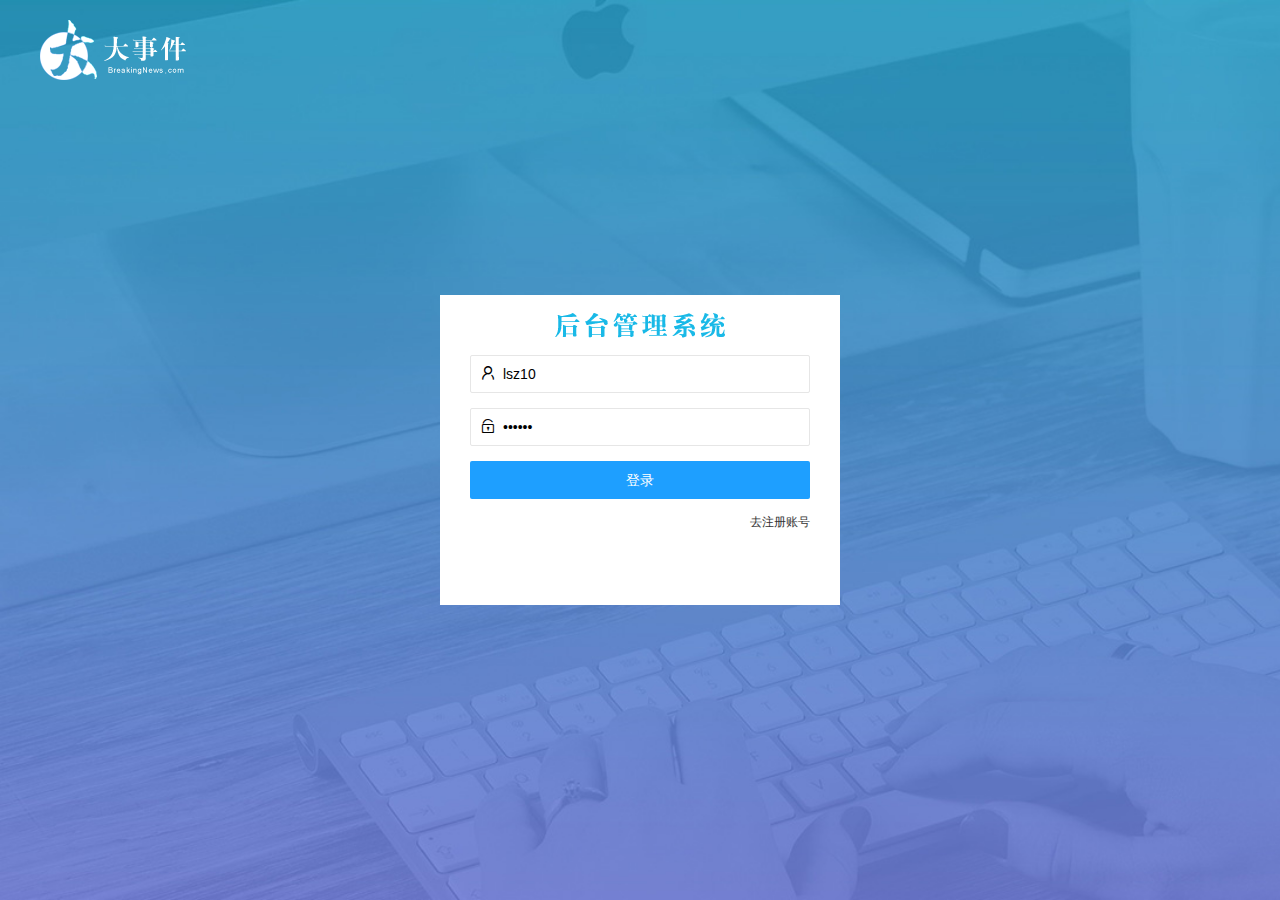
<file: login.html>
<!DOCTYPE html>
<html lang="en">

<head>
    <meta charset="UTF-8">
    <meta http-equiv="X-UA-Compatible" content="IE=edge">
    <meta name="viewport" content="width=device-width, initial-scale=1.0">
    <title>大事件-登录页面</title>
    <link rel="stylesheet" href="/assets/lib/layui/css/layui.css">
    <link rel="stylesheet" href="/assets/css/login.css">
</head>

<body>
    <!-- 顶部logo -->
    <div class="layui-main header">
        <img src="/assets/images/logo.png" alt="">
    </div>
    <!-- 注册和登录区域 -->
    <div class="loginAndRegBox">
        <div class="title-Box"></div>
        <!-- 登录区域 -->
        <!-- 登录的div -->
        <div class="login-box">
            <!-- 登录的表单 -->
            <form class="layui-form" action="" id="form_login">
                <!-- 用户名 -->
                <div class="layui-form-item">
                    <i class="layui-icon layui-icon-username"></i>
                    <input type="text" name="username" required lay-verify="required" placeholder="请输入用户名"
                        autocomplete="off"  value="lsz10" class="layui-input" />
                </div>
                <!-- 密码 -->
                <div class="layui-form-item">
                    <i class="layui-icon layui-icon-password"></i>
                    <input type="password" name="password" required lay-verify="required" placeholder="请输入密码"
                        autocomplete="off" value="123456" class="layui-input" />
                </div>
                <!-- 登录按钮 -->
                <div class="layui-form-item">
                    <!-- 注意：表单提交按钮和普通按钮的区别，就是 lay-submit 属性 -->
                    <button class="layui-btn layui-btn-fluid layui-btn-normal" lay-submit>登录</button>
                </div>
                <div class="layui-form-item links">
                    <a href="javascript:;" id="link_reg">去注册账号</a>
                </div>
            </form>

        </div>
        <!-- 注册区域 -->
        <!-- 注册的div -->
        <div class="reg-box">
            <!-- 注册的表单 -->
            <form class="layui-form" action="" id="form_reg">
                <!-- 用户名 -->
                <div class="layui-form-item">
                    <i class="layui-icon layui-icon-username"></i>
                    <input type="text" name="username" required lay-verify="required" placeholder="请输入用户名"
                        autocomplete="off" class="layui-input" />
                </div>
                <!-- 密码 -->
                <div class="layui-form-item">
                    <i class="layui-icon  layui-icon-password"></i>
                    <input type="password" name="password" required lay-verify="required|pwd" placeholder="请输入密码"
                        autocomplete="off" class="layui-input" />
                </div>
                <!-- 密码确认框 -->
                <div class="layui-form-item">
                    <i class="layui-icon layui-icon-password"></i>
                    <input type="password" name="repassword" required lay-verify="required|pwd|repwd"
                        placeholder="再次确认密码" autocomplete="off" class="layui-input" />
                </div>
                <!-- 注册按钮 -->
                <div class="layui-form-item">
                    <!-- 注意：表单提交按钮和普通按钮的区别，就是 lay-submit 属性 -->
                    <button class="layui-btn layui-btn-fluid layui-btn-normal" lay-submit>注册</button>
                </div>
                <div class="layui-form-item links">
                    <a href="javascript:;" id="link_login">去登录</a>
                </div>
            </form>
        </div>
    </div>
    <script src="/assets/lib/layui/layui.all.js"></script>
    <script src="/assets/lib/jquery.js"></script>
    <script src="/assets/js/login.js"></script>
    <script src="/assets/js/baseAPI.js"></script>
</body>

</html>
</file>
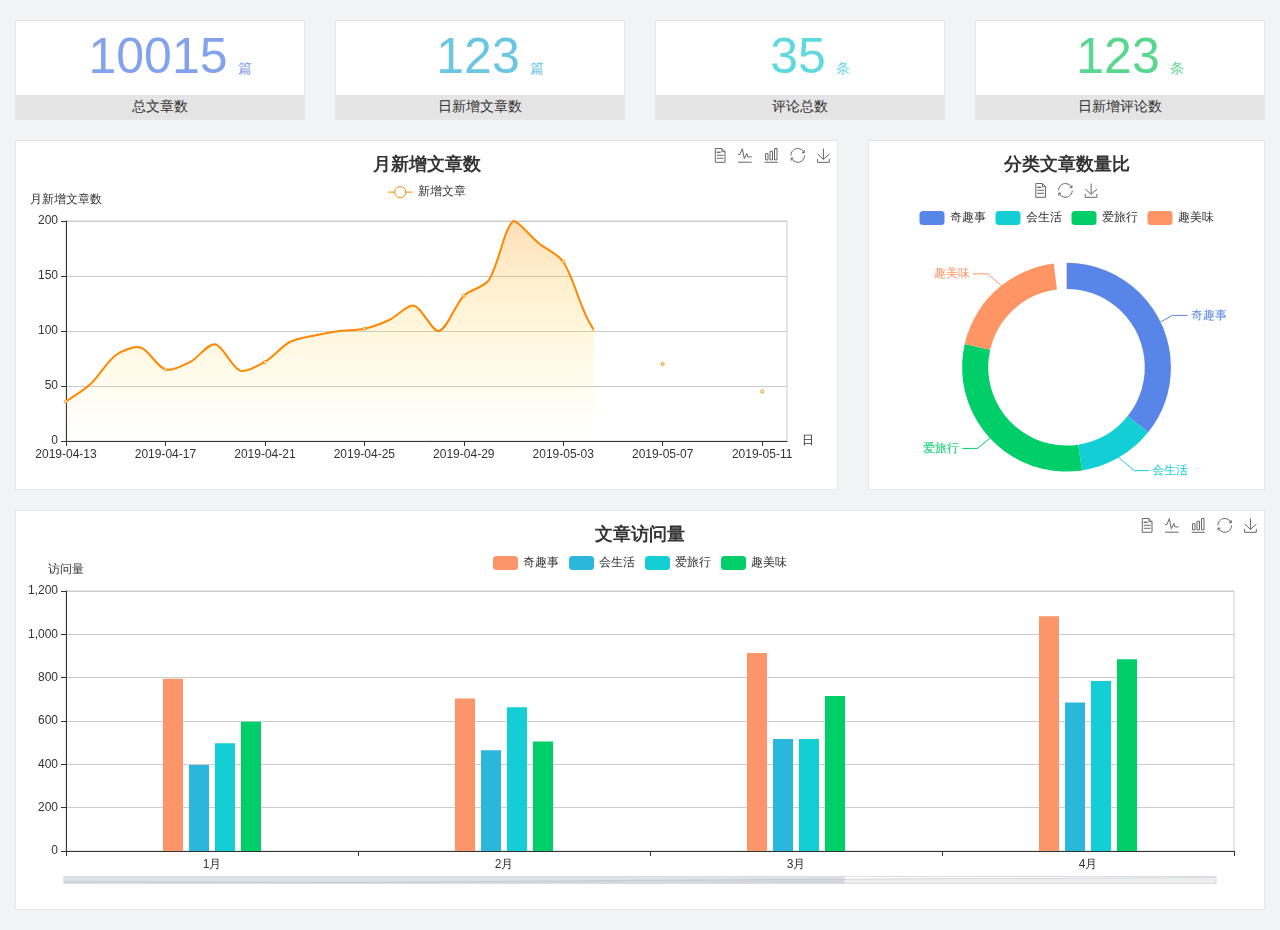
<file: home/dashboard.html>
<!DOCTYPE html>
<html lang="en">

<head>
  <meta charset="UTF-8">
  <meta name="viewport" content="width=device-width, initial-scale=1.0">
  <meta http-equiv="X-UA-Compatible" content="ie=edge">
  <title>图表统计</title>
  <link rel="stylesheet" href="../assets/lib/bootstrap.css" />
  <link rel="stylesheet" href="../assets/lib/main.css" />
  <script src="../assets/lib/jquery.js"></script>
  <script type="text/javascript" src="../assets/lib/echarts.min.js"></script>
</head>

<body>
  <div class="container-fluid">
    <div class="row spannel_list">
      <div class="col-sm-3 col-xs-6">
        <div class="spannel">
          <em>10015</em><span>篇</span>
          <b>总文章数</b>
        </div>
      </div>
      <div class="col-sm-3 col-xs-6">
        <div class="spannel scolor01">
          <em>123</em><span>篇</span>
          <b>日新增文章数</b>
        </div>
      </div>
      <div class="col-sm-3 col-xs-6">
        <div class="spannel scolor02">
          <em>35</em><span>条</span>
          <b>评论总数</b>
        </div>
      </div>
      <div class="col-sm-3 col-xs-6">
        <div class="spannel scolor03">
          <em>123</em><span>条</span>
          <b>日新增评论数</b>
        </div>
      </div>
    </div>
  </div>

  <div class="container-fluid">
    <div class="row curve-pie">
      <div class="col-lg-8 col-md-8">
        <div class="gragh_pannel" id="curve_show"></div>
      </div>
      <div class="col-lg-4 col-md-4">
        <div class="gragh_pannel" id="pie_show"></div>
      </div>
    </div>
  </div>

  <div class="container-fluid">
    <div class="column_pannel" id="column_show"></div>
  </div>

  <script>
    var oChart = echarts.init(document.getElementById('curve_show'));
    var aList_all = [
      { 'count': 36, 'date': '2019-04-13' },
      { 'count': 52, 'date': '2019-04-14' },
      { 'count': 78, 'date': '2019-04-15' },
      { 'count': 85, 'date': '2019-04-16' },
      { 'count': 65, 'date': '2019-04-17' },
      { 'count': 72, 'date': '2019-04-18' },
      { 'count': 88, 'date': '2019-04-19' },
      { 'count': 64, 'date': '2019-04-20' },
      { 'count': 72, 'date': '2019-04-21' },
      { 'count': 90, 'date': '2019-04-22' },
      { 'count': 96, 'date': '2019-04-23' },
      { 'count': 100, 'date': '2019-04-24' },
      { 'count': 102, 'date': '2019-04-25' },
      { 'count': 110, 'date': '2019-04-26' },
      { 'count': 123, 'date': '2019-04-27' },
      { 'count': 100, 'date': '2019-04-28' },
      { 'count': 132, 'date': '2019-04-29' },
      { 'count': 146, 'date': '2019-04-30' },
      { 'count': 200, 'date': '2019-05-01' },
      { 'count': 180, 'date': '2019-05-02' },
      { 'count': 163, 'date': '2019-05-03' },
      { 'count': 110, 'date': '2019-05-04' },
      { 'count': 80, 'date': '2019-05-05' },
      { 'count': 82, 'date': '2019-05-06' },
      { 'count': 70, 'date': '2019-05-07' },
      { 'count': 65, 'date': '2019-05-08' },
      { 'count': 54, 'date': '2019-05-09' },
      { 'count': 40, 'date': '2019-05-10' },
      { 'count': 45, 'date': '2019-05-11' },
      { 'count': 38, 'date': '2019-05-12' },
    ];

    let aCount = [];
    let aDate = [];

    for (var i = 0; i < aList_all.length; i++) {
      aCount.push(aList_all[i].count);
      aDate.push(aList_all[i].date);
    }

    var chartopt = {
      title: {
        text: '月新增文章数',
        left: 'center',
        top: '10'
      },
      tooltip: {
        trigger: 'axis'
      },
      legend: {
        data: ['新增文章'],
        top: '40'
      },
      toolbox: {
        show: true,
        feature: {
          mark: { show: true },
          dataView: { show: true, readOnly: false },
          magicType: { show: true, type: ['line', 'bar'] },
          restore: { show: true },
          saveAsImage: { show: true }
        }
      },
      calculable: true,
      xAxis: [
        {
          name: '日',
          type: 'category',
          boundaryGap: false,
          data: aDate
        }
      ],
      yAxis: [
        {
          name: '月新增文章数',
          type: 'value'
        }
      ],
      series: [
        {
          name: '新增文章',
          type: 'line',
          smooth: true,
          itemStyle: { normal: { areaStyle: { type: 'default' }, color: '#f80' }, lineStyle: { color: '#f80' } },
          data: aCount
        }],
      areaStyle: {
        normal: {
          color: new echarts.graphic.LinearGradient(0, 0, 0, 1, [{
            offset: 0,
            color: 'rgba(255,136,0,0.39)'
          }, {
            offset: .34,
            color: 'rgba(255,180,0,0.25)'
          }, {
            offset: 1,
            color: 'rgba(255,222,0,0.00)'
          }])

        }
      },
      grid: {
        show: true,
        x: 50,
        x2: 50,
        y: 80,
        height: 220
      }
    };

    oChart.setOption(chartopt);


    var oPie = echarts.init(document.getElementById('pie_show'));
    var oPieopt =
    {
      title: {
        top: 10,
        text: '分类文章数量比',
        x: 'center'
      },
      tooltip: {
        trigger: 'item',
        formatter: "{a} <br/>{b} : {c} ({d}%)"
      },
      color: ['#5885e8', '#13cfd5', '#00ce68', '#ff9565'],
      legend: {
        x: 'center',
        top: 65,
        data: ['奇趣事', '会生活', '爱旅行', '趣美味']
      },
      toolbox: {
        show: true,
        x: 'center',
        top: 35,
        feature: {
          mark: { show: true },
          dataView: { show: true, readOnly: false },
          magicType: {
            show: true,
            type: ['pie', 'funnel'],
            option: {
              funnel: {
                x: '25%',
                width: '50%',
                funnelAlign: 'left',
                max: 1548
              }
            }
          },
          restore: { show: true },
          saveAsImage: { show: true }
        }
      },
      calculable: true,
      series: [
        {
          name: '访问来源',
          type: 'pie',
          radius: ['45%', '60%'],
          center: ['50%', '65%'],
          data: [
            { value: 300, name: '奇趣事' },
            { value: 100, name: '会生活' },
            { value: 260, name: '爱旅行' },
            { value: 180, name: '趣美味' }
          ]
        }
      ]
    };
    oPie.setOption(oPieopt);



    var oColumn = this.echarts.init(document.getElementById('column_show'));
    var oColumnopt =
    {
      title: {
        text: '文章访问量',
        left: 'center',
        top: '10'
      },
      tooltip: {
        trigger: 'axis'
      },
      legend: {
        data: ['奇趣事', '会生活', '爱旅行', '趣美味'],
        top: '40'
      },
      toolbox: {
        show: true,
        feature: {
          mark: { show: true },
          dataView: { show: true, readOnly: false },
          magicType: { show: true, type: ['line', 'bar'] },
          restore: { show: true },
          saveAsImage: { show: true }
        }
      },
      calculable: true,
      xAxis: [
        {
          type: 'category',
          data: ['1月', '2月', '3月', '4月', '5月']
        }
      ],
      yAxis: [
        {
          name: '访问量',
          type: 'value'
        }
      ],
      series: [
        {
          name: '奇趣事',
          type: 'bar',
          barWidth: 20,
          itemStyle: {
            normal: { areaStyle: { type: 'default' }, color: '#fd956a' }
          },
          data: [800, 708, 920, 1090, 1200]
        },
        {
          name: '会生活',
          type: 'bar',
          barWidth: 20,
          itemStyle: {
            normal: { areaStyle: { type: 'default' }, color: '#2bb6db' }
          },
          data: [400, 468, 520, 690, 800]
        },
        {
          name: '爱旅行',
          type: 'bar',
          barWidth: 20,
          itemStyle: {
            normal: { areaStyle: { type: 'default' }, color: '#13cfd5' }
          },
          data: [500, 668, 520, 790, 900]
        },
        {
          name: '趣美味',
          type: 'bar',
          barWidth: 20,
          itemStyle: {
            normal: { areaStyle: { type: 'default' }, color: '#00ce68' }
          },
          data: [600, 508, 720, 890, 1000]
        }
      ],
      grid: {
        show: true,
        x: 50,
        x2: 30,
        y: 80,
        height: 260
      },
      dataZoom: [//给x轴设置滚动条
        {
          start: 0,//默认为0
          end: 100 - 1000 / 31,//默认为100
          type: 'slider',
          show: true,
          xAxisIndex: [0],
          handleSize: 0,//滑动条的 左右2个滑动条的大小
          height: 8,//组件高度
          left: 45, //左边的距离
          right: 50,//右边的距离
          bottom: 26,//右边的距离
          handleColor: '#ddd',//h滑动图标的颜色
          handleStyle: {
            borderColor: "#cacaca",
            borderWidth: "1",
            shadowBlur: 2,
            background: "#ddd",
            shadowColor: "#ddd",
          }
        }]
    };
    oColumn.setOption(oColumnopt);
  </script>
</body>

</html>
</file>
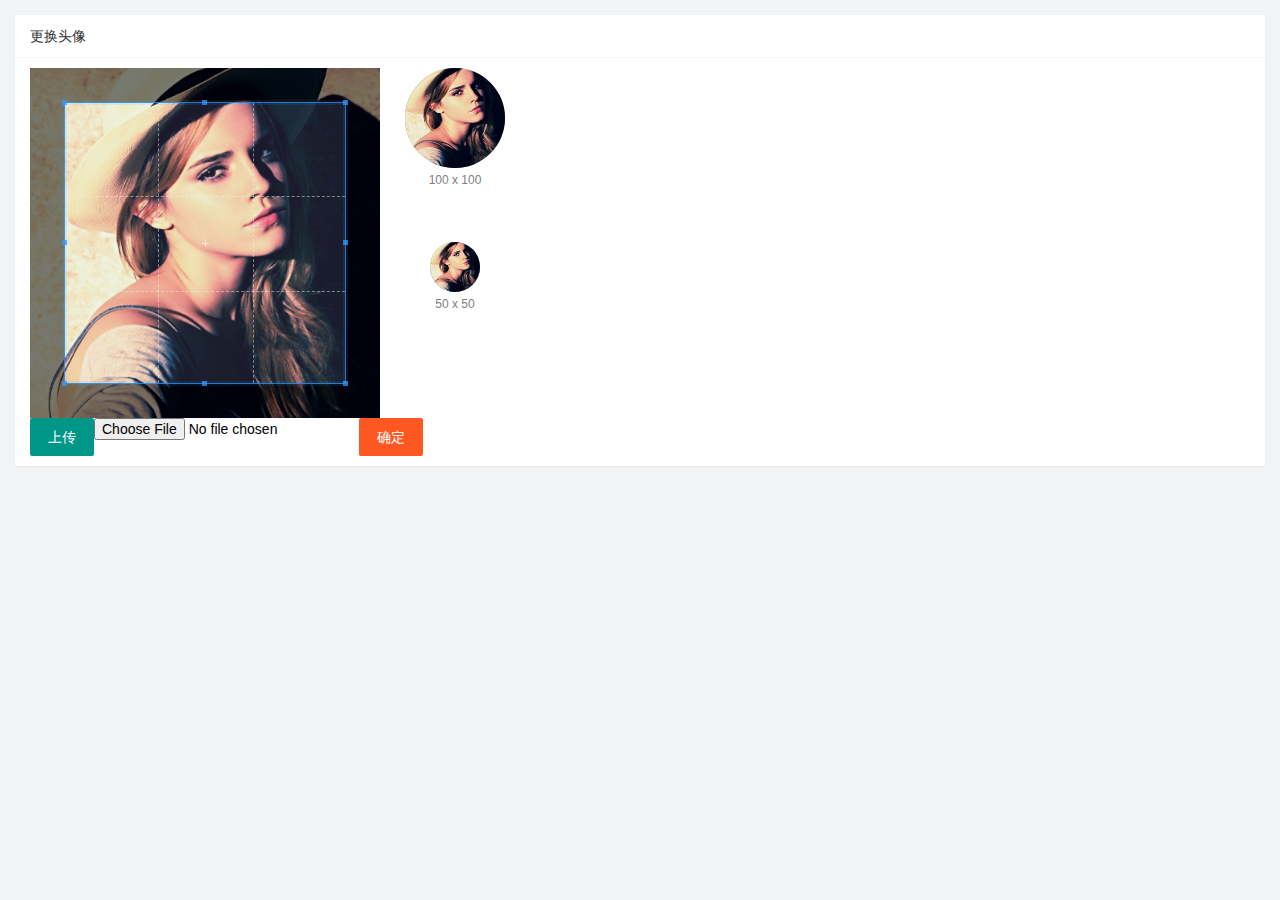
<file: user/user_avatar.html>
<!DOCTYPE html>
<html lang="en">

<head>
  <meta charset="UTF-8">
  <meta http-equiv="X-UA-Compatible" content="IE=edge">
  <meta name="viewport" content="width=device-width, initial-scale=1.0">
  <title>Document</title>
  <link rel="stylesheet" href="/assets/lib/layui/css/layui.css">
  <link rel="stylesheet" href="/assets/lib/cropper/cropper.css">
  <link rel="stylesheet" href="/assets/css/user_avatar.css">
</head>

<body>
  <div class="layui-card">
    <div class="layui-card-header">更换头像</div>
    <div class="layui-card-body">
      <div class="row1">
        <!-- 图片裁剪区域 -->
        <div class="cropper-box">
          <!-- 这个 img 标签很重要，将来会把它初始化为裁剪区域 -->
          <img id="image" src="/assets/images/sample.jpg" />
        </div>
        <!-- 图片的预览区域 -->
        <div class="preview-box">
          <div>
            <!-- 宽高为 100px 的预览区域 -->
            <div class="img-preview w100"></div>
            <p class="size">100 x 100</p>
          </div>
          <div>
            <!-- 宽高为 50px 的预览区域 -->
            <div class="img-preview w50"></div>
            <p class="size">50 x 50</p>
          </div>
        </div>
      </div>
      <div class="row1">
        <button type="button" class="layui-btn" id="btnChooseImage">上传</button>
        <input type="file" id="file" accept="image/png,image/jpeg" />
        <button type="button" class="layui-btn layui-btn-danger">确定</button>
      </div>
    </div>
  </div>
  <script src="/assets/lib/layui/layui.all.js"></script>
  <script src="/assets/lib/jquery.js"></script>
  <script src="/assets/lib/cropper/Cropper.js"></script>
  <script src="/assets/lib/cropper/jquery-cropper.js"></script>
  <script src="/assets/js/baseAPI.js"></script>
  <script src="/assets/js/user/user_avatar.js"></script>



</body>

</html>
</file>
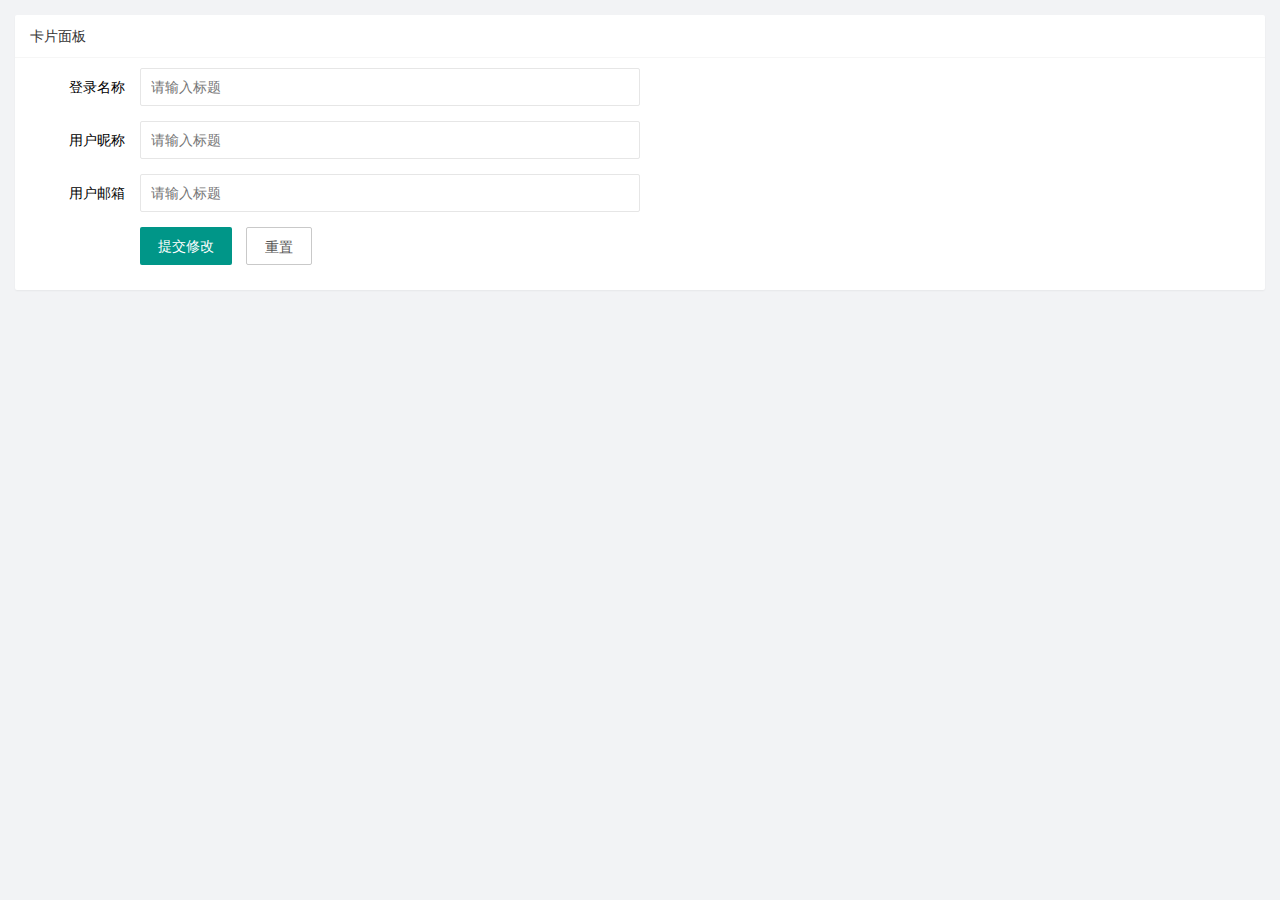
<file: user/user_info.html>
<!DOCTYPE html>
<html lang="en">

<head>
  <meta charset="UTF-8">
  <meta http-equiv="X-UA-Compatible" content="IE=edge">
  <meta name="viewport" content="width=device-width, initial-scale=1.0">
  <title>Document</title>
  <link rel="stylesheet" href="/assets/lib/layui/css/layui.css">

  <link rel="stylesheet" href="/assets/css/user_info.css">
</head>

<body>
  <div class="layui-card">
    <div class="layui-card-header">卡片面板</div>
    <div class="layui-card-body">
      <form class="layui-form" action="" lay-filter="formUserInfo">
        <!-- 登录名称 -->
        <!-- 隐藏域 -->
        <input type="hidden" name="id" value="" />
        <div class="layui-form-item">
          <label class="layui-form-label" >登录名称</label>
          <div class="layui-input-block">
            <input type="text" name="username" required lay-verify="required" placeholder="请输入标题" autocomplete="off"
              class="layui-input">
          </div>
        </div>
        <!-- 用户昵称 -->
        <div class="layui-form-item">
          <label class="layui-form-label">用户昵称</label>
          <div class="layui-input-block">
            <input type="text" name="nickname" required lay-verify="required|nickname" placeholder="请输入标题"
              autocomplete="off" class="layui-input">
          </div>
        </div>
        <!-- 用户邮箱 -->
        <div class="layui-form-item">
          <label class="layui-form-label">用户邮箱</label>
          <div class="layui-input-block">
            <input type="text" name="useremaill" required lay-verify="required" placeholder="请输入标题" autocomplete="off"
              class="layui-input">
          </div>
        </div>
        <div class="layui-form-item">
          <div class="layui-input-block">
            <button class="layui-btn" lay-submit lay-filter="formDemo">提交修改</button>
            <button type="reset" class="layui-btn layui-btn-primary" id="btnReset">重置</button>
          </div>
        </div>
      </form>
    </div>
  </div>
  <script src="/assets/lib/layui/layui.all.js"></script>
  <script src="/assets/lib/jquery.js"></script>
  <script src="/assets/js/baseAPI.js"></script>
  <script src="/assets/js/user/user_info.js"></script>
  


</body>

</html>
</file>
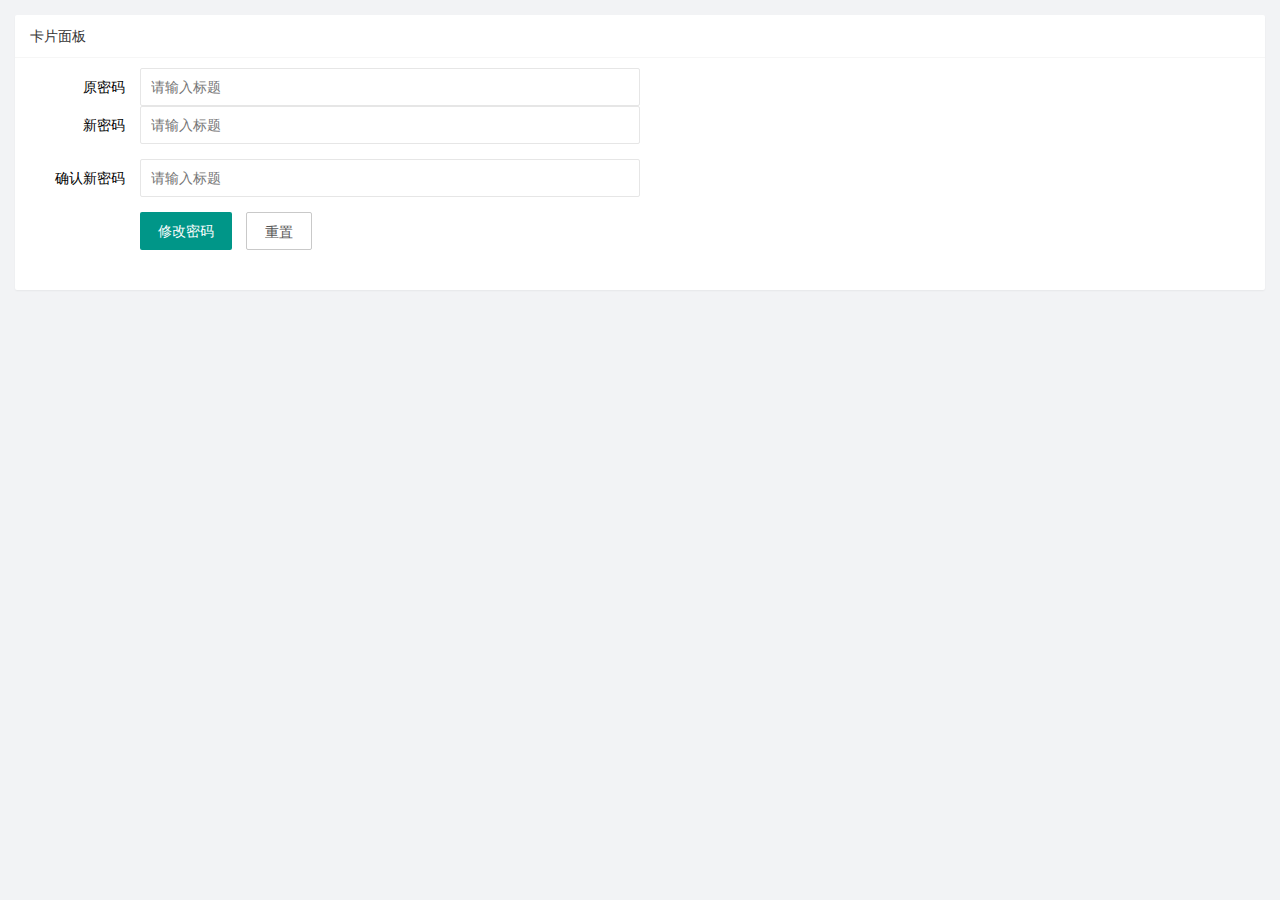
<file: user/user_pwd.html>
<!DOCTYPE html>
<html lang="en">

<head>
  <meta charset="UTF-8">
  <meta http-equiv="X-UA-Compatible" content="IE=edge">
  <meta name="viewport" content="width=device-width, initial-scale=1.0">
  <title>Document</title>
  <link rel="stylesheet" href="/assets/lib/layui/css/layui.css">

  <link rel="stylesheet" href="/assets/css/user_pwd.css">
</head>

<body>
  <div class="layui-card">
    <div class="layui-card-header">卡片面板</div>
    <div class="layui-card-body">
      <form class="layui-form" action="">
        <div class="layui-form-item">
          <label class="layui-form-label">原密码</label>
          <div class="layui-input-block">
            <input type="text" name="oldPwd" required lay-verify="required|pwd" placeholder="请输入标题" autocomplete="off"
              class="layui-input">
          </div>
          <div class="layui-form-item">
            <label class="layui-form-label">新密码</label>
            <div class="layui-input-block">
              <input type="text" name="newPwd" required  lay-verify="required|pwd|samePwd" placeholder="请输入标题" autocomplete="off" class="layui-input">
            </div>
          </div>
          <div class="layui-form-item">
            <label class="layui-form-label">确认新密码</label>
            <div class="layui-input-block">
              <input type="text" name="rePwd" required  lay-verify="required|pwd|rePwd" placeholder="请输入标题" autocomplete="off" class="layui-input">
            </div>
          </div>
          <div class="layui-form-item">
            <div class="layui-input-block">
              <button class="layui-btn" lay-submit lay-filter="formDemo">修改密码</button>
              <button type="reset" class="layui-btn layui-btn-primary">重置</button>
            </div>
          </div>
      </form>
    </div>
  </div>
  <script src="/assets/lib/layui/layui.all.js"></script>
  <script src="/assets/lib/jquery.js"></script>
  <script src="/assets/js/baseAPI.js"></script>
  <script src="/assets/js/user/user_pwd.js"></script>



</body>

</html>
</file>
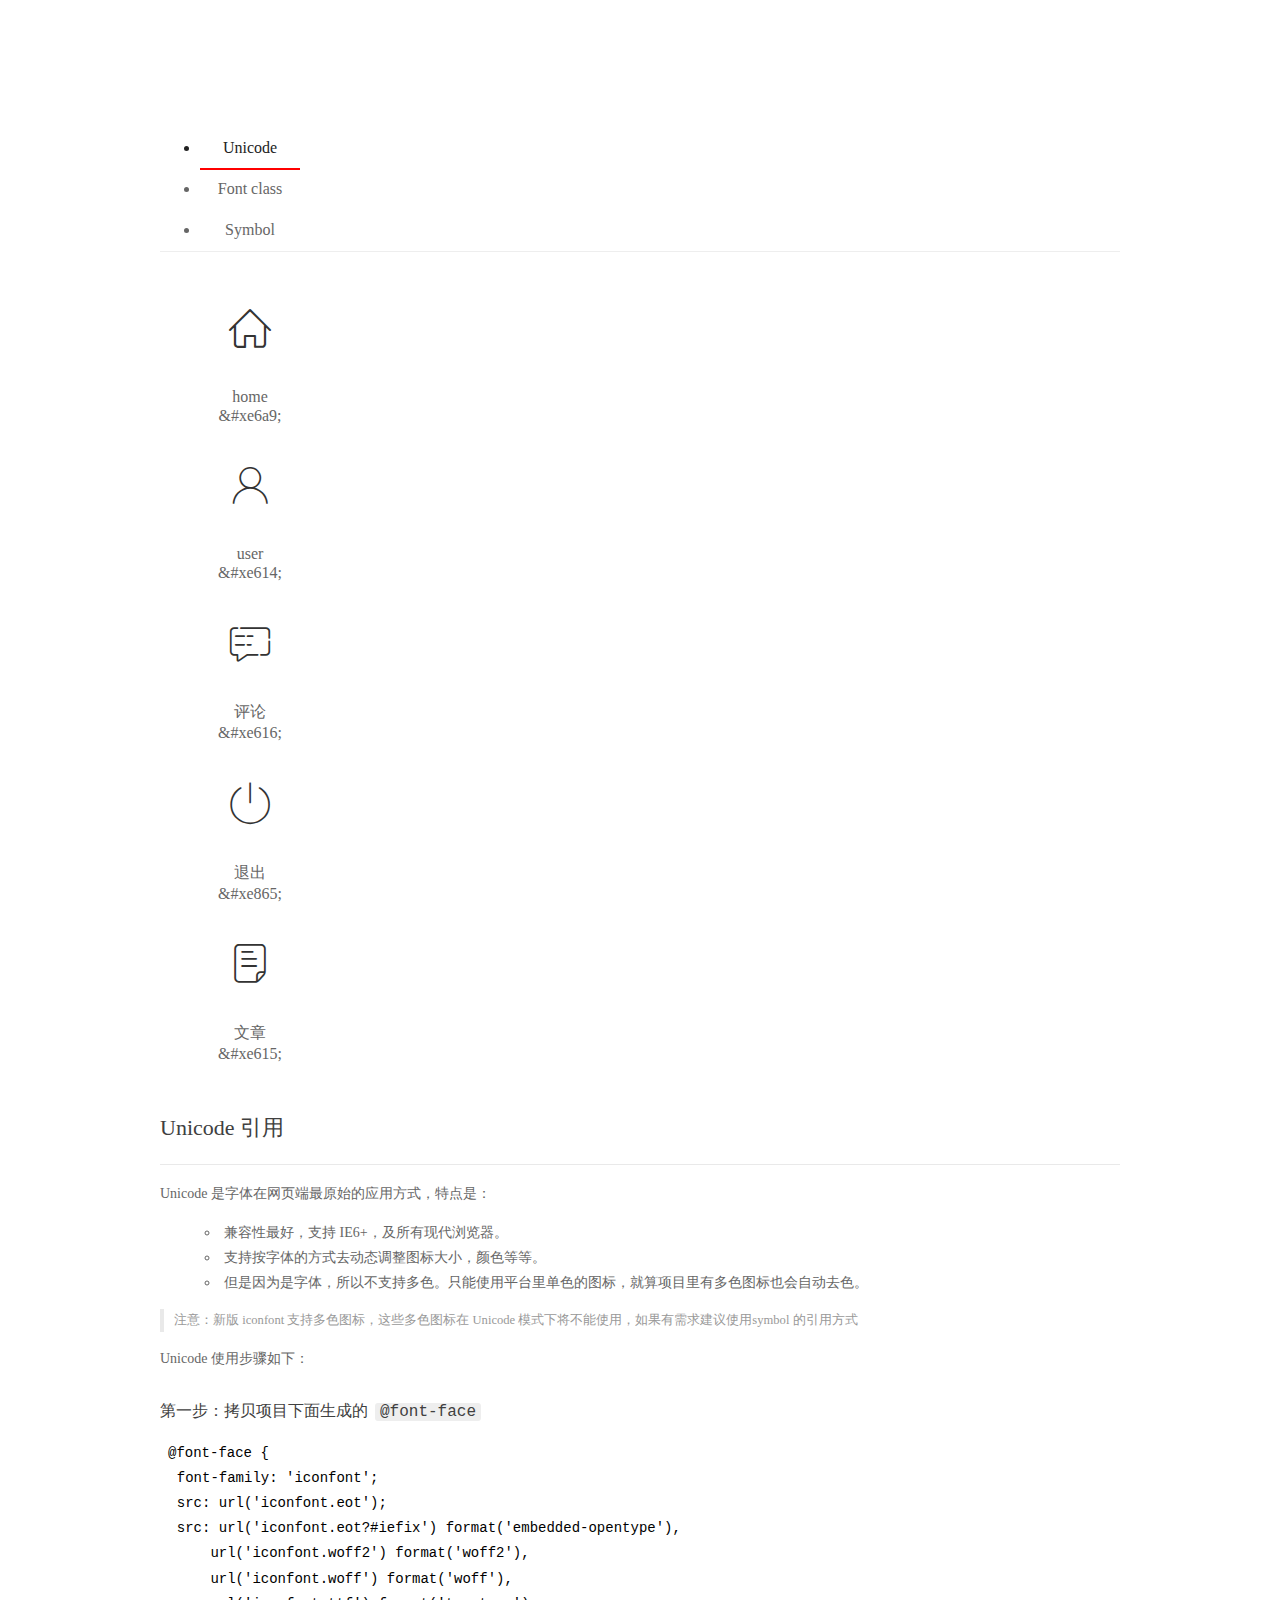
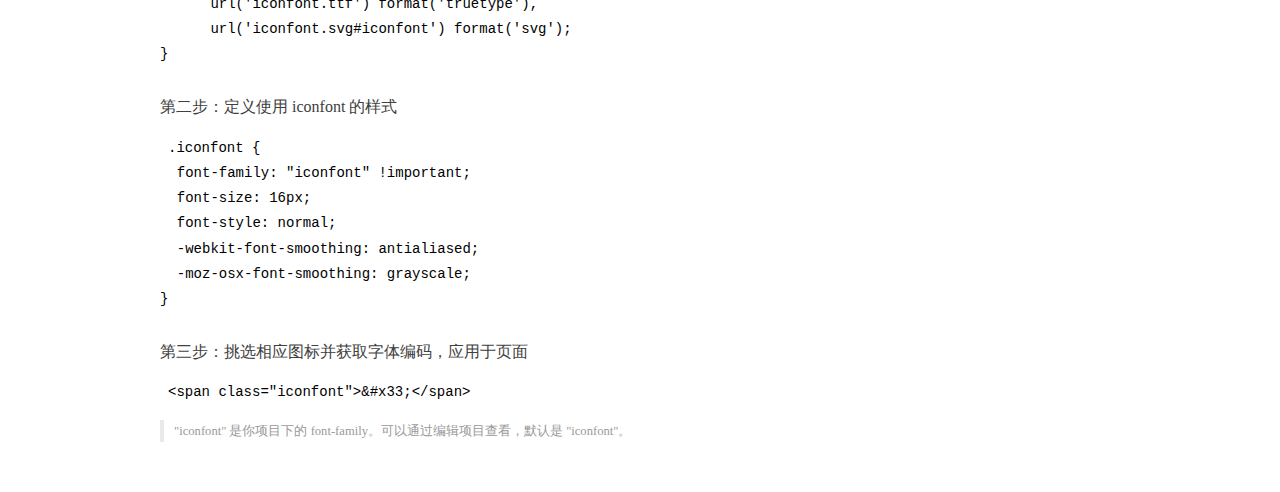
<file: assets/fonts/demo_index.html>
<!DOCTYPE html>
<html>
<head>
  <meta charset="utf-8"/>
  <title>IconFont Demo</title>
  <link rel="shortcut icon" href="https://gtms04.alicdn.com/tps/i4/TB1_oz6GVXXXXaFXpXXJDFnIXXX-64-64.ico" type="image/x-icon"/>
  <link rel="stylesheet" href="https://g.alicdn.com/thx/cube/1.3.2/cube.min.css">
  <link rel="stylesheet" href="demo.css">
  <link rel="stylesheet" href="iconfont.css">
  <script src="iconfont.js"></script>
  <!-- jQuery -->
  <script src="https://a1.alicdn.com/oss/uploads/2018/12/26/7bfddb60-08e8-11e9-9b04-53e73bb6408b.js"></script>
  <!-- 代码高亮 -->
  <script src="https://a1.alicdn.com/oss/uploads/2018/12/26/a3f714d0-08e6-11e9-8a15-ebf944d7534c.js"></script>
</head>
<body>
  <div class="main">
    <h1 class="logo"><a href="https://www.iconfont.cn/" title="iconfont 首页" target="_blank">&#xe86b;</a></h1>
    <div class="nav-tabs">
      <ul id="tabs" class="dib-box">
        <li class="dib active"><span>Unicode</span></li>
        <li class="dib"><span>Font class</span></li>
        <li class="dib"><span>Symbol</span></li>
      </ul>
      
    </div>
    <div class="tab-container">
      <div class="content unicode" style="display: block;">
          <ul class="icon_lists dib-box">
          
            <li class="dib">
              <span class="icon iconfont">&#xe6a9;</span>
                <div class="name">home</div>
                <div class="code-name">&amp;#xe6a9;</div>
              </li>
          
            <li class="dib">
              <span class="icon iconfont">&#xe614;</span>
                <div class="name">user</div>
                <div class="code-name">&amp;#xe614;</div>
              </li>
          
            <li class="dib">
              <span class="icon iconfont">&#xe616;</span>
                <div class="name">评论</div>
                <div class="code-name">&amp;#xe616;</div>
              </li>
          
            <li class="dib">
              <span class="icon iconfont">&#xe865;</span>
                <div class="name">退出</div>
                <div class="code-name">&amp;#xe865;</div>
              </li>
          
            <li class="dib">
              <span class="icon iconfont">&#xe615;</span>
                <div class="name">文章</div>
                <div class="code-name">&amp;#xe615;</div>
              </li>
          
          </ul>
          <div class="article markdown">
          <h2 id="unicode-">Unicode 引用</h2>
          <hr>

          <p>Unicode 是字体在网页端最原始的应用方式，特点是：</p>
          <ul>
            <li>兼容性最好，支持 IE6+，及所有现代浏览器。</li>
            <li>支持按字体的方式去动态调整图标大小，颜色等等。</li>
            <li>但是因为是字体，所以不支持多色。只能使用平台里单色的图标，就算项目里有多色图标也会自动去色。</li>
          </ul>
          <blockquote>
            <p>注意：新版 iconfont 支持多色图标，这些多色图标在 Unicode 模式下将不能使用，如果有需求建议使用symbol 的引用方式</p>
          </blockquote>
          <p>Unicode 使用步骤如下：</p>
          <h3 id="-font-face">第一步：拷贝项目下面生成的 <code>@font-face</code></h3>
<pre><code class="language-css"
>@font-face {
  font-family: 'iconfont';
  src: url('iconfont.eot');
  src: url('iconfont.eot?#iefix') format('embedded-opentype'),
      url('iconfont.woff2') format('woff2'),
      url('iconfont.woff') format('woff'),
      url('iconfont.ttf') format('truetype'),
      url('iconfont.svg#iconfont') format('svg');
}
</code></pre>
          <h3 id="-iconfont-">第二步：定义使用 iconfont 的样式</h3>
<pre><code class="language-css"
>.iconfont {
  font-family: "iconfont" !important;
  font-size: 16px;
  font-style: normal;
  -webkit-font-smoothing: antialiased;
  -moz-osx-font-smoothing: grayscale;
}
</code></pre>
          <h3 id="-">第三步：挑选相应图标并获取字体编码，应用于页面</h3>
<pre>
<code class="language-html"
>&lt;span class="iconfont"&gt;&amp;#x33;&lt;/span&gt;
</code></pre>
          <blockquote>
            <p>"iconfont" 是你项目下的 font-family。可以通过编辑项目查看，默认是 "iconfont"。</p>
          </blockquote>
          </div>
      </div>
      <div class="content font-class">
        <ul class="icon_lists dib-box">
          
          <li class="dib">
            <span class="icon iconfont icon-home"></span>
            <div class="name">
              home
            </div>
            <div class="code-name">.icon-home
            </div>
          </li>
          
          <li class="dib">
            <span class="icon iconfont icon-user"></span>
            <div class="name">
              user
            </div>
            <div class="code-name">.icon-user
            </div>
          </li>
          
          <li class="dib">
            <span class="icon iconfont icon-pinglun"></span>
            <div class="name">
              评论
            </div>
            <div class="code-name">.icon-pinglun
            </div>
          </li>
          
          <li class="dib">
            <span class="icon iconfont icon-tuichu"></span>
            <div class="name">
              退出
            </div>
            <div class="code-name">.icon-tuichu
            </div>
          </li>
          
          <li class="dib">
            <span class="icon iconfont icon-16"></span>
            <div class="name">
              文章
            </div>
            <div class="code-name">.icon-16
            </div>
          </li>
          
        </ul>
        <div class="article markdown">
        <h2 id="font-class-">font-class 引用</h2>
        <hr>

        <p>font-class 是 Unicode 使用方式的一种变种，主要是解决 Unicode 书写不直观，语意不明确的问题。</p>
        <p>与 Unicode 使用方式相比，具有如下特点：</p>
        <ul>
          <li>兼容性良好，支持 IE8+，及所有现代浏览器。</li>
          <li>相比于 Unicode 语意明确，书写更直观。可以很容易分辨这个 icon 是什么。</li>
          <li>因为使用 class 来定义图标，所以当要替换图标时，只需要修改 class 里面的 Unicode 引用。</li>
          <li>不过因为本质上还是使用的字体，所以多色图标还是不支持的。</li>
        </ul>
        <p>使用步骤如下：</p>
        <h3 id="-fontclass-">第一步：引入项目下面生成的 fontclass 代码：</h3>
<pre><code class="language-html">&lt;link rel="stylesheet" href="./iconfont.css"&gt;
</code></pre>
        <h3 id="-">第二步：挑选相应图标并获取类名，应用于页面：</h3>
<pre><code class="language-html">&lt;span class="iconfont icon-xxx"&gt;&lt;/span&gt;
</code></pre>
        <blockquote>
          <p>"
            iconfont" 是你项目下的 font-family。可以通过编辑项目查看，默认是 "iconfont"。</p>
        </blockquote>
      </div>
      </div>
      <div class="content symbol">
          <ul class="icon_lists dib-box">
          
            <li class="dib">
                <svg class="icon svg-icon" aria-hidden="true">
                  <use xlink:href="#icon-home"></use>
                </svg>
                <div class="name">home</div>
                <div class="code-name">#icon-home</div>
            </li>
          
            <li class="dib">
                <svg class="icon svg-icon" aria-hidden="true">
                  <use xlink:href="#icon-user"></use>
                </svg>
                <div class="name">user</div>
                <div class="code-name">#icon-user</div>
            </li>
          
            <li class="dib">
                <svg class="icon svg-icon" aria-hidden="true">
                  <use xlink:href="#icon-pinglun"></use>
                </svg>
                <div class="name">评论</div>
                <div class="code-name">#icon-pinglun</div>
            </li>
          
            <li class="dib">
                <svg class="icon svg-icon" aria-hidden="true">
                  <use xlink:href="#icon-tuichu"></use>
                </svg>
                <div class="name">退出</div>
                <div class="code-name">#icon-tuichu</div>
            </li>
          
            <li class="dib">
                <svg class="icon svg-icon" aria-hidden="true">
                  <use xlink:href="#icon-16"></use>
                </svg>
                <div class="name">文章</div>
                <div class="code-name">#icon-16</div>
            </li>
          
          </ul>
          <div class="article markdown">
          <h2 id="symbol-">Symbol 引用</h2>
          <hr>

          <p>这是一种全新的使用方式，应该说这才是未来的主流，也是平台目前推荐的用法。相关介绍可以参考这篇<a href="">文章</a>
            这种用法其实是做了一个 SVG 的集合，与另外两种相比具有如下特点：</p>
          <ul>
            <li>支持多色图标了，不再受单色限制。</li>
            <li>通过一些技巧，支持像字体那样，通过 <code>font-size</code>, <code>color</code> 来调整样式。</li>
            <li>兼容性较差，支持 IE9+，及现代浏览器。</li>
            <li>浏览器渲染 SVG 的性能一般，还不如 png。</li>
          </ul>
          <p>使用步骤如下：</p>
          <h3 id="-symbol-">第一步：引入项目下面生成的 symbol 代码：</h3>
<pre><code class="language-html">&lt;script src="./iconfont.js"&gt;&lt;/script&gt;
</code></pre>
          <h3 id="-css-">第二步：加入通用 CSS 代码（引入一次就行）：</h3>
<pre><code class="language-html">&lt;style&gt;
.icon {
  width: 1em;
  height: 1em;
  vertical-align: -0.15em;
  fill: currentColor;
  overflow: hidden;
}
&lt;/style&gt;
</code></pre>
          <h3 id="-">第三步：挑选相应图标并获取类名，应用于页面：</h3>
<pre><code class="language-html">&lt;svg class="icon" aria-hidden="true"&gt;
  &lt;use xlink:href="#icon-xxx"&gt;&lt;/use&gt;
&lt;/svg&gt;
</code></pre>
          </div>
      </div>

    </div>
  </div>
  <script>
  $(document).ready(function () {
      $('.tab-container .content:first').show()

      $('#tabs li').click(function (e) {
        var tabContent = $('.tab-container .content')
        var index = $(this).index()

        if ($(this).hasClass('active')) {
          return
        } else {
          $('#tabs li').removeClass('active')
          $(this).addClass('active')

          tabContent.hide().eq(index).fadeIn()
        }
      })
    })
  </script>
</body>
</html>
</file>
<file: assets/lib/layui/css/layui.css>
/** layui-v2.5.5 MIT License By https://www.layui.com */
 .layui-inline,img{display:inline-block;vertical-align:middle}h1,h2,h3,h4,h5,h6{font-weight:400}.layui-edge,.layui-header,.layui-inline,.layui-main{position:relative}.layui-body,.layui-edge,.layui-elip{overflow:hidden}.layui-btn,.layui-edge,.layui-inline,img{vertical-align:middle}.layui-btn,.layui-disabled,.layui-icon,.layui-unselect{-moz-user-select:none;-webkit-user-select:none;-ms-user-select:none}.layui-elip,.layui-form-checkbox span,.layui-form-pane .layui-form-label{text-overflow:ellipsis;white-space:nowrap}.layui-breadcrumb,.layui-tree-btnGroup{visibility:hidden}blockquote,body,button,dd,div,dl,dt,form,h1,h2,h3,h4,h5,h6,input,li,ol,p,pre,td,textarea,th,ul{margin:0;padding:0;-webkit-tap-highlight-color:rgba(0,0,0,0)}a:active,a:hover{outline:0}img{border:none}li{list-style:none}table{border-collapse:collapse;border-spacing:0}h4,h5,h6{font-size:100%}button,input,optgroup,option,select,textarea{font-family:inherit;font-size:inherit;font-style:inherit;font-weight:inherit;outline:0}pre{white-space:pre-wrap;white-space:-moz-pre-wrap;white-space:-pre-wrap;white-space:-o-pre-wrap;word-wrap:break-word}body{line-height:24px;font:14px Helvetica Neue,Helvetica,PingFang SC,Tahoma,Arial,sans-serif}hr{height:1px;margin:10px 0;border:0;clear:both}a{color:#333;text-decoration:none}a:hover{color:#777}a cite{font-style:normal;*cursor:pointer}.layui-border-box,.layui-border-box *{box-sizing:border-box}.layui-box,.layui-box *{box-sizing:content-box}.layui-clear{clear:both;*zoom:1}.layui-clear:after{content:'\20';clear:both;*zoom:1;display:block;height:0}.layui-inline{*display:inline;*zoom:1}.layui-edge{display:inline-block;width:0;height:0;border-width:6px;border-style:dashed;border-color:transparent}.layui-edge-top{top:-4px;border-bottom-color:#999;border-bottom-style:solid}.layui-edge-right{border-left-color:#999;border-left-style:solid}.layui-edge-bottom{top:2px;border-top-color:#999;border-top-style:solid}.layui-edge-left{border-right-color:#999;border-right-style:solid}.layui-disabled,.layui-disabled:hover{color:#d2d2d2!important;cursor:not-allowed!important}.layui-circle{border-radius:100%}.layui-show{display:block!important}.layui-hide{display:none!important}@font-face{font-family:layui-icon;src:url(../font/iconfont.eot?v=250);src:url(../font/iconfont.eot?v=250#iefix) format('embedded-opentype'),url(../font/iconfont.woff2?v=250) format('woff2'),url(../font/iconfont.woff?v=250) format('woff'),url(../font/iconfont.ttf?v=250) format('truetype'),url(../font/iconfont.svg?v=250#layui-icon) format('svg')}.layui-icon{font-family:layui-icon!important;font-size:16px;font-style:normal;-webkit-font-smoothing:antialiased;-moz-osx-font-smoothing:grayscale}.layui-icon-reply-fill:before{content:"\e611"}.layui-icon-set-fill:before{content:"\e614"}.layui-icon-menu-fill:before{content:"\e60f"}.layui-icon-search:before{content:"\e615"}.layui-icon-share:before{content:"\e641"}.layui-icon-set-sm:before{content:"\e620"}.layui-icon-engine:before{content:"\e628"}.layui-icon-close:before{content:"\1006"}.layui-icon-close-fill:before{content:"\1007"}.layui-icon-chart-screen:before{content:"\e629"}.layui-icon-star:before{content:"\e600"}.layui-icon-circle-dot:before{content:"\e617"}.layui-icon-chat:before{content:"\e606"}.layui-icon-release:before{content:"\e609"}.layui-icon-list:before{content:"\e60a"}.layui-icon-chart:before{content:"\e62c"}.layui-icon-ok-circle:before{content:"\1005"}.layui-icon-layim-theme:before{content:"\e61b"}.layui-icon-table:before{content:"\e62d"}.layui-icon-right:before{content:"\e602"}.layui-icon-left:before{content:"\e603"}.layui-icon-cart-simple:before{content:"\e698"}.layui-icon-face-cry:before{content:"\e69c"}.layui-icon-face-smile:before{content:"\e6af"}.layui-icon-survey:before{content:"\e6b2"}.layui-icon-tree:before{content:"\e62e"}.layui-icon-upload-circle:before{content:"\e62f"}.layui-icon-add-circle:before{content:"\e61f"}.layui-icon-download-circle:before{content:"\e601"}.layui-icon-templeate-1:before{content:"\e630"}.layui-icon-util:before{content:"\e631"}.layui-icon-face-surprised:before{content:"\e664"}.layui-icon-edit:before{content:"\e642"}.layui-icon-speaker:before{content:"\e645"}.layui-icon-down:before{content:"\e61a"}.layui-icon-file:before{content:"\e621"}.layui-icon-layouts:before{content:"\e632"}.layui-icon-rate-half:before{content:"\e6c9"}.layui-icon-add-circle-fine:before{content:"\e608"}.layui-icon-prev-circle:before{content:"\e633"}.layui-icon-read:before{content:"\e705"}.layui-icon-404:before{content:"\e61c"}.layui-icon-carousel:before{content:"\e634"}.layui-icon-help:before{content:"\e607"}.layui-icon-code-circle:before{content:"\e635"}.layui-icon-water:before{content:"\e636"}.layui-icon-username:before{content:"\e66f"}.layui-icon-find-fill:before{content:"\e670"}.layui-icon-about:before{content:"\e60b"}.layui-icon-location:before{content:"\e715"}.layui-icon-up:before{content:"\e619"}.layui-icon-pause:before{content:"\e651"}.layui-icon-date:before{content:"\e637"}.layui-icon-layim-uploadfile:before{content:"\e61d"}.layui-icon-delete:before{content:"\e640"}.layui-icon-play:before{content:"\e652"}.layui-icon-top:before{content:"\e604"}.layui-icon-friends:before{content:"\e612"}.layui-icon-refresh-3:before{content:"\e9aa"}.layui-icon-ok:before{content:"\e605"}.layui-icon-layer:before{content:"\e638"}.layui-icon-face-smile-fine:before{content:"\e60c"}.layui-icon-dollar:before{content:"\e659"}.layui-icon-group:before{content:"\e613"}.layui-icon-layim-download:before{content:"\e61e"}.layui-icon-picture-fine:before{content:"\e60d"}.layui-icon-link:before{content:"\e64c"}.layui-icon-diamond:before{content:"\e735"}.layui-icon-log:before{content:"\e60e"}.layui-icon-rate-solid:before{content:"\e67a"}.layui-icon-fonts-del:before{content:"\e64f"}.layui-icon-unlink:before{content:"\e64d"}.layui-icon-fonts-clear:before{content:"\e639"}.layui-icon-triangle-r:before{content:"\e623"}.layui-icon-circle:before{content:"\e63f"}.layui-icon-radio:before{content:"\e643"}.layui-icon-align-center:before{content:"\e647"}.layui-icon-align-right:before{content:"\e648"}.layui-icon-align-left:before{content:"\e649"}.layui-icon-loading-1:before{content:"\e63e"}.layui-icon-return:before{content:"\e65c"}.layui-icon-fonts-strong:before{content:"\e62b"}.layui-icon-upload:before{content:"\e67c"}.layui-icon-dialogue:before{content:"\e63a"}.layui-icon-video:before{content:"\e6ed"}.layui-icon-headset:before{content:"\e6fc"}.layui-icon-cellphone-fine:before{content:"\e63b"}.layui-icon-add-1:before{content:"\e654"}.layui-icon-face-smile-b:before{content:"\e650"}.layui-icon-fonts-html:before{content:"\e64b"}.layui-icon-form:before{content:"\e63c"}.layui-icon-cart:before{content:"\e657"}.layui-icon-camera-fill:before{content:"\e65d"}.layui-icon-tabs:before{content:"\e62a"}.layui-icon-fonts-code:before{content:"\e64e"}.layui-icon-fire:before{content:"\e756"}.layui-icon-set:before{content:"\e716"}.layui-icon-fonts-u:before{content:"\e646"}.layui-icon-triangle-d:before{content:"\e625"}.layui-icon-tips:before{content:"\e702"}.layui-icon-picture:before{content:"\e64a"}.layui-icon-more-vertical:before{content:"\e671"}.layui-icon-flag:before{content:"\e66c"}.layui-icon-loading:before{content:"\e63d"}.layui-icon-fonts-i:before{content:"\e644"}.layui-icon-refresh-1:before{content:"\e666"}.layui-icon-rmb:before{content:"\e65e"}.layui-icon-home:before{content:"\e68e"}.layui-icon-user:before{content:"\e770"}.layui-icon-notice:before{content:"\e667"}.layui-icon-login-weibo:before{content:"\e675"}.layui-icon-voice:before{content:"\e688"}.layui-icon-upload-drag:before{content:"\e681"}.layui-icon-login-qq:before{content:"\e676"}.layui-icon-snowflake:before{content:"\e6b1"}.layui-icon-file-b:before{content:"\e655"}.layui-icon-template:before{content:"\e663"}.layui-icon-auz:before{content:"\e672"}.layui-icon-console:before{content:"\e665"}.layui-icon-app:before{content:"\e653"}.layui-icon-prev:before{content:"\e65a"}.layui-icon-website:before{content:"\e7ae"}.layui-icon-next:before{content:"\e65b"}.layui-icon-component:before{content:"\e857"}.layui-icon-more:before{content:"\e65f"}.layui-icon-login-wechat:before{content:"\e677"}.layui-icon-shrink-right:before{content:"\e668"}.layui-icon-spread-left:before{content:"\e66b"}.layui-icon-camera:before{content:"\e660"}.layui-icon-note:before{content:"\e66e"}.layui-icon-refresh:before{content:"\e669"}.layui-icon-female:before{content:"\e661"}.layui-icon-male:before{content:"\e662"}.layui-icon-password:before{content:"\e673"}.layui-icon-senior:before{content:"\e674"}.layui-icon-theme:before{content:"\e66a"}.layui-icon-tread:before{content:"\e6c5"}.layui-icon-praise:before{content:"\e6c6"}.layui-icon-star-fill:before{content:"\e658"}.layui-icon-rate:before{content:"\e67b"}.layui-icon-template-1:before{content:"\e656"}.layui-icon-vercode:before{content:"\e679"}.layui-icon-cellphone:before{content:"\e678"}.layui-icon-screen-full:before{content:"\e622"}.layui-icon-screen-restore:before{content:"\e758"}.layui-icon-cols:before{content:"\e610"}.layui-icon-export:before{content:"\e67d"}.layui-icon-print:before{content:"\e66d"}.layui-icon-slider:before{content:"\e714"}.layui-icon-addition:before{content:"\e624"}.layui-icon-subtraction:before{content:"\e67e"}.layui-icon-service:before{content:"\e626"}.layui-icon-transfer:before{content:"\e691"}.layui-main{width:1140px;margin:0 auto}.layui-header{z-index:1000;height:60px}.layui-header a:hover{transition:all .5s;-webkit-transition:all .5s}.layui-side{position:fixed;left:0;top:0;bottom:0;z-index:999;width:200px;overflow-x:hidden}.layui-side-scroll{position:relative;width:220px;height:100%;overflow-x:hidden}.layui-body{position:absolute;left:200px;right:0;top:0;bottom:0;z-index:998;width:auto;overflow-y:auto;box-sizing:border-box}.layui-layout-body{overflow:hidden}.layui-layout-admin .layui-header{background-color:#23262E}.layui-layout-admin .layui-side{top:60px;width:200px;overflow-x:hidden}.layui-layout-admin .layui-body{position:fixed;top:60px;bottom:44px}.layui-layout-admin .layui-main{width:auto;margin:0 15px}.layui-layout-admin .layui-footer{position:fixed;left:200px;right:0;bottom:0;height:44px;line-height:44px;padding:0 15px;background-color:#eee}.layui-layout-admin .layui-logo{position:absolute;left:0;top:0;width:200px;height:100%;line-height:60px;text-align:center;color:#009688;font-size:16px}.layui-layout-admin .layui-header .layui-nav{background:0 0}.layui-layout-left{position:absolute!important;left:200px;top:0}.layui-layout-right{position:absolute!important;right:0;top:0}.layui-container{position:relative;margin:0 auto;padding:0 15px;box-sizing:border-box}.layui-fluid{position:relative;margin:0 auto;padding:0 15px}.layui-row:after,.layui-row:before{content:'';display:block;clear:both}.layui-col-lg1,.layui-col-lg10,.layui-col-lg11,.layui-col-lg12,.layui-col-lg2,.layui-col-lg3,.layui-col-lg4,.layui-col-lg5,.layui-col-lg6,.layui-col-lg7,.layui-col-lg8,.layui-col-lg9,.layui-col-md1,.layui-col-md10,.layui-col-md11,.layui-col-md12,.layui-col-md2,.layui-col-md3,.layui-col-md4,.layui-col-md5,.layui-col-md6,.layui-col-md7,.layui-col-md8,.layui-col-md9,.layui-col-sm1,.layui-col-sm10,.layui-col-sm11,.layui-col-sm12,.layui-col-sm2,.layui-col-sm3,.layui-col-sm4,.layui-col-sm5,.layui-col-sm6,.layui-col-sm7,.layui-col-sm8,.layui-col-sm9,.layui-col-xs1,.layui-col-xs10,.layui-col-xs11,.layui-col-xs12,.layui-col-xs2,.layui-col-xs3,.layui-col-xs4,.layui-col-xs5,.layui-col-xs6,.layui-col-xs7,.layui-col-xs8,.layui-col-xs9{position:relative;display:block;box-sizing:border-box}.layui-col-xs1,.layui-col-xs10,.layui-col-xs11,.layui-col-xs12,.layui-col-xs2,.layui-col-xs3,.layui-col-xs4,.layui-col-xs5,.layui-col-xs6,.layui-col-xs7,.layui-col-xs8,.layui-col-xs9{float:left}.layui-col-xs1{width:8.33333333%}.layui-col-xs2{width:16.66666667%}.layui-col-xs3{width:25%}.layui-col-xs4{width:33.33333333%}.layui-col-xs5{width:41.66666667%}.layui-col-xs6{width:50%}.layui-col-xs7{width:58.33333333%}.layui-col-xs8{width:66.66666667%}.layui-col-xs9{width:75%}.layui-col-xs10{width:83.33333333%}.layui-col-xs11{width:91.66666667%}.layui-col-xs12{width:100%}.layui-col-xs-offset1{margin-left:8.33333333%}.layui-col-xs-offset2{margin-left:16.66666667%}.layui-col-xs-offset3{margin-left:25%}.layui-col-xs-offset4{margin-left:33.33333333%}.layui-col-xs-offset5{margin-left:41.66666667%}.layui-col-xs-offset6{margin-left:50%}.layui-col-xs-offset7{margin-left:58.33333333%}.layui-col-xs-offset8{margin-left:66.66666667%}.layui-col-xs-offset9{margin-left:75%}.layui-col-xs-offset10{margin-left:83.33333333%}.layui-col-xs-offset11{margin-left:91.66666667%}.layui-col-xs-offset12{margin-left:100%}@media screen and (max-width:768px){.layui-hide-xs{display:none!important}.layui-show-xs-block{display:block!important}.layui-show-xs-inline{display:inline!important}.layui-show-xs-inline-block{display:inline-block!important}}@media screen and (min-width:768px){.layui-container{width:750px}.layui-hide-sm{display:none!important}.layui-show-sm-block{display:block!important}.layui-show-sm-inline{display:inline!important}.layui-show-sm-inline-block{display:inline-block!important}.layui-col-sm1,.layui-col-sm10,.layui-col-sm11,.layui-col-sm12,.layui-col-sm2,.layui-col-sm3,.layui-col-sm4,.layui-col-sm5,.layui-col-sm6,.layui-col-sm7,.layui-col-sm8,.layui-col-sm9{float:left}.layui-col-sm1{width:8.33333333%}.layui-col-sm2{width:16.66666667%}.layui-col-sm3{width:25%}.layui-col-sm4{width:33.33333333%}.layui-col-sm5{width:41.66666667%}.layui-col-sm6{width:50%}.layui-col-sm7{width:58.33333333%}.layui-col-sm8{width:66.66666667%}.layui-col-sm9{width:75%}.layui-col-sm10{width:83.33333333%}.layui-col-sm11{width:91.66666667%}.layui-col-sm12{width:100%}.layui-col-sm-offset1{margin-left:8.33333333%}.layui-col-sm-offset2{margin-left:16.66666667%}.layui-col-sm-offset3{margin-left:25%}.layui-col-sm-offset4{margin-left:33.33333333%}.layui-col-sm-offset5{margin-left:41.66666667%}.layui-col-sm-offset6{margin-left:50%}.layui-col-sm-offset7{margin-left:58.33333333%}.layui-col-sm-offset8{margin-left:66.66666667%}.layui-col-sm-offset9{margin-left:75%}.layui-col-sm-offset10{margin-left:83.33333333%}.layui-col-sm-offset11{margin-left:91.66666667%}.layui-col-sm-offset12{margin-left:100%}}@media screen and (min-width:992px){.layui-container{width:970px}.layui-hide-md{display:none!important}.layui-show-md-block{display:block!important}.layui-show-md-inline{display:inline!important}.layui-show-md-inline-block{display:inline-block!important}.layui-col-md1,.layui-col-md10,.layui-col-md11,.layui-col-md12,.layui-col-md2,.layui-col-md3,.layui-col-md4,.layui-col-md5,.layui-col-md6,.layui-col-md7,.layui-col-md8,.layui-col-md9{float:left}.layui-col-md1{width:8.33333333%}.layui-col-md2{width:16.66666667%}.layui-col-md3{width:25%}.layui-col-md4{width:33.33333333%}.layui-col-md5{width:41.66666667%}.layui-col-md6{width:50%}.layui-col-md7{width:58.33333333%}.layui-col-md8{width:66.66666667%}.layui-col-md9{width:75%}.layui-col-md10{width:83.33333333%}.layui-col-md11{width:91.66666667%}.layui-col-md12{width:100%}.layui-col-md-offset1{margin-left:8.33333333%}.layui-col-md-offset2{margin-left:16.66666667%}.layui-col-md-offset3{margin-left:25%}.layui-col-md-offset4{margin-left:33.33333333%}.layui-col-md-offset5{margin-left:41.66666667%}.layui-col-md-offset6{margin-left:50%}.layui-col-md-offset7{margin-left:58.33333333%}.layui-col-md-offset8{margin-left:66.66666667%}.layui-col-md-offset9{margin-left:75%}.layui-col-md-offset10{margin-left:83.33333333%}.layui-col-md-offset11{margin-left:91.66666667%}.layui-col-md-offset12{margin-left:100%}}@media screen and (min-width:1200px){.layui-container{width:1170px}.layui-hide-lg{display:none!important}.layui-show-lg-block{display:block!important}.layui-show-lg-inline{display:inline!important}.layui-show-lg-inline-block{display:inline-block!important}.layui-col-lg1,.layui-col-lg10,.layui-col-lg11,.layui-col-lg12,.layui-col-lg2,.layui-col-lg3,.layui-col-lg4,.layui-col-lg5,.layui-col-lg6,.layui-col-lg7,.layui-col-lg8,.layui-col-lg9{float:left}.layui-col-lg1{width:8.33333333%}.layui-col-lg2{width:16.66666667%}.layui-col-lg3{width:25%}.layui-col-lg4{width:33.33333333%}.layui-col-lg5{width:41.66666667%}.layui-col-lg6{width:50%}.layui-col-lg7{width:58.33333333%}.layui-col-lg8{width:66.66666667%}.layui-col-lg9{width:75%}.layui-col-lg10{width:83.33333333%}.layui-col-lg11{width:91.66666667%}.layui-col-lg12{width:100%}.layui-col-lg-offset1{margin-left:8.33333333%}.layui-col-lg-offset2{margin-left:16.66666667%}.layui-col-lg-offset3{margin-left:25%}.layui-col-lg-offset4{margin-left:33.33333333%}.layui-col-lg-offset5{margin-left:41.66666667%}.layui-col-lg-offset6{margin-left:50%}.layui-col-lg-offset7{margin-left:58.33333333%}.layui-col-lg-offset8{margin-left:66.66666667%}.layui-col-lg-offset9{margin-left:75%}.layui-col-lg-offset10{margin-left:83.33333333%}.layui-col-lg-offset11{margin-left:91.66666667%}.layui-col-lg-offset12{margin-left:100%}}.layui-col-space1{margin:-.5px}.layui-col-space1>*{padding:.5px}.layui-col-space3{margin:-1.5px}.layui-col-space3>*{padding:1.5px}.layui-col-space5{margin:-2.5px}.layui-col-space5>*{padding:2.5px}.layui-col-space8{margin:-3.5px}.layui-col-space8>*{padding:3.5px}.layui-col-space10{margin:-5px}.layui-col-space10>*{padding:5px}.layui-col-space12{margin:-6px}.layui-col-space12>*{padding:6px}.layui-col-space15{margin:-7.5px}.layui-col-space15>*{padding:7.5px}.layui-col-space18{margin:-9px}.layui-col-space18>*{padding:9px}.layui-col-space20{margin:-10px}.layui-col-space20>*{padding:10px}.layui-col-space22{margin:-11px}.layui-col-space22>*{padding:11px}.layui-col-space25{margin:-12.5px}.layui-col-space25>*{padding:12.5px}.layui-col-space30{margin:-15px}.layui-col-space30>*{padding:15px}.layui-btn,.layui-input,.layui-select,.layui-textarea,.layui-upload-button{outline:0;-webkit-appearance:none;transition:all .3s;-webkit-transition:all .3s;box-sizing:border-box}.layui-elem-quote{margin-bottom:10px;padding:15px;line-height:22px;border-left:5px solid #009688;border-radius:0 2px 2px 0;background-color:#f2f2f2}.layui-quote-nm{border-style:solid;border-width:1px 1px 1px 5px;background:0 0}.layui-elem-field{margin-bottom:10px;padding:0;border-width:1px;border-style:solid}.layui-elem-field legend{margin-left:20px;padding:0 10px;font-size:20px;font-weight:300}.layui-field-title{margin:10px 0 20px;border-width:1px 0 0}.layui-field-box{padding:10px 15px}.layui-field-title .layui-field-box{padding:10px 0}.layui-progress{position:relative;height:6px;border-radius:20px;background-color:#e2e2e2}.layui-progress-bar{position:absolute;left:0;top:0;width:0;max-width:100%;height:6px;border-radius:20px;text-align:right;background-color:#5FB878;transition:all .3s;-webkit-transition:all .3s}.layui-progress-big,.layui-progress-big .layui-progress-bar{height:18px;line-height:18px}.layui-progress-text{position:relative;top:-20px;line-height:18px;font-size:12px;color:#666}.layui-progress-big .layui-progress-text{position:static;padding:0 10px;color:#fff}.layui-collapse{border-width:1px;border-style:solid;border-radius:2px}.layui-colla-content,.layui-colla-item{border-top-width:1px;border-top-style:solid}.layui-colla-item:first-child{border-top:none}.layui-colla-title{position:relative;height:42px;line-height:42px;padding:0 15px 0 35px;color:#333;background-color:#f2f2f2;cursor:pointer;font-size:14px;overflow:hidden}.layui-colla-content{display:none;padding:10px 15px;line-height:22px;color:#666}.layui-colla-icon{position:absolute;left:15px;top:0;font-size:14px}.layui-card{margin-bottom:15px;border-radius:2px;background-color:#fff;box-shadow:0 1px 2px 0 rgba(0,0,0,.05)}.layui-card:last-child{margin-bottom:0}.layui-card-header{position:relative;height:42px;line-height:42px;padding:0 15px;border-bottom:1px solid #f6f6f6;color:#333;border-radius:2px 2px 0 0;font-size:14px}.layui-bg-black,.layui-bg-blue,.layui-bg-cyan,.layui-bg-green,.layui-bg-orange,.layui-bg-red{color:#fff!important}.layui-card-body{position:relative;padding:10px 15px;line-height:24px}.layui-card-body[pad15]{padding:15px}.layui-card-body[pad20]{padding:20px}.layui-card-body .layui-table{margin:5px 0}.layui-card .layui-tab{margin:0}.layui-panel-window{position:relative;padding:15px;border-radius:0;border-top:5px solid #E6E6E6;background-color:#fff}.layui-auxiliar-moving{position:fixed;left:0;right:0;top:0;bottom:0;width:100%;height:100%;background:0 0;z-index:9999999999}.layui-form-label,.layui-form-mid,.layui-form-select,.layui-input-block,.layui-input-inline,.layui-textarea{position:relative}.layui-bg-red{background-color:#FF5722!important}.layui-bg-orange{background-color:#FFB800!important}.layui-bg-green{background-color:#009688!important}.layui-bg-cyan{background-color:#2F4056!important}.layui-bg-blue{background-color:#1E9FFF!important}.layui-bg-black{background-color:#393D49!important}.layui-bg-gray{background-color:#eee!important;color:#666!important}.layui-badge-rim,.layui-colla-content,.layui-colla-item,.layui-collapse,.layui-elem-field,.layui-form-pane .layui-form-item[pane],.layui-form-pane .layui-form-label,.layui-input,.layui-layedit,.layui-layedit-tool,.layui-quote-nm,.layui-select,.layui-tab-bar,.layui-tab-card,.layui-tab-title,.layui-tab-title .layui-this:after,.layui-textarea{border-color:#e6e6e6}.layui-timeline-item:before,hr{background-color:#e6e6e6}.layui-text{line-height:22px;font-size:14px;color:#666}.layui-text h1,.layui-text h2,.layui-text h3{font-weight:500;color:#333}.layui-text h1{font-size:30px}.layui-text h2{font-size:24px}.layui-text h3{font-size:18px}.layui-text a:not(.layui-btn){color:#01AAED}.layui-text a:not(.layui-btn):hover{text-decoration:underline}.layui-text ul{padding:5px 0 5px 15px}.layui-text ul li{margin-top:5px;list-style-type:disc}.layui-text em,.layui-word-aux{color:#999!important;padding:0 5px!important}.layui-btn{display:inline-block;height:38px;line-height:38px;padding:0 18px;background-color:#009688;color:#fff;white-space:nowrap;text-align:center;font-size:14px;border:none;border-radius:2px;cursor:pointer}.layui-btn:hover{opacity:.8;filter:alpha(opacity=80);color:#fff}.layui-btn:active{opacity:1;filter:alpha(opacity=100)}.layui-btn+.layui-btn{margin-left:10px}.layui-btn-container{font-size:0}.layui-btn-container .layui-btn{margin-right:10px;margin-bottom:10px}.layui-btn-container .layui-btn+.layui-btn{margin-left:0}.layui-table .layui-btn-container .layui-btn{margin-bottom:9px}.layui-btn-radius{border-radius:100px}.layui-btn .layui-icon{margin-right:3px;font-size:18px;vertical-align:bottom;vertical-align:middle\9}.layui-btn-primary{border:1px solid #C9C9C9;background-color:#fff;color:#555}.layui-btn-primary:hover{border-color:#009688;color:#333}.layui-btn-normal{background-color:#1E9FFF}.layui-btn-warm{background-color:#FFB800}.layui-btn-danger{background-color:#FF5722}.layui-btn-checked{background-color:#5FB878}.layui-btn-disabled,.layui-btn-disabled:active,.layui-btn-disabled:hover{border:1px solid #e6e6e6;background-color:#FBFBFB;color:#C9C9C9;cursor:not-allowed;opacity:1}.layui-btn-lg{height:44px;line-height:44px;padding:0 25px;font-size:16px}.layui-btn-sm{height:30px;line-height:30px;padding:0 10px;font-size:12px}.layui-btn-sm i{font-size:16px!important}.layui-btn-xs{height:22px;line-height:22px;padding:0 5px;font-size:12px}.layui-btn-xs i{font-size:14px!important}.layui-btn-group{display:inline-block;vertical-align:middle;font-size:0}.layui-btn-group .layui-btn{margin-left:0!important;margin-right:0!important;border-left:1px solid rgba(255,255,255,.5);border-radius:0}.layui-btn-group .layui-btn-primary{border-left:none}.layui-btn-group .layui-btn-primary:hover{border-color:#C9C9C9;color:#009688}.layui-btn-group .layui-btn:first-child{border-left:none;border-radius:2px 0 0 2px}.layui-btn-group .layui-btn-primary:first-child{border-left:1px solid #c9c9c9}.layui-btn-group .layui-btn:last-child{border-radius:0 2px 2px 0}.layui-btn-group .layui-btn+.layui-btn{margin-left:0}.layui-btn-group+.layui-btn-group{margin-left:10px}.layui-btn-fluid{width:100%}.layui-input,.layui-select,.layui-textarea{height:38px;line-height:1.3;line-height:38px\9;border-width:1px;border-style:solid;background-color:#fff;border-radius:2px}.layui-input::-webkit-input-placeholder,.layui-select::-webkit-input-placeholder,.layui-textarea::-webkit-input-placeholder{line-height:1.3}.layui-input,.layui-textarea{display:block;width:100%;padding-left:10px}.layui-input:hover,.layui-textarea:hover{border-color:#D2D2D2!important}.layui-input:focus,.layui-textarea:focus{border-color:#C9C9C9!important}.layui-textarea{min-height:100px;height:auto;line-height:20px;padding:6px 10px;resize:vertical}.layui-select{padding:0 10px}.layui-form input[type=checkbox],.layui-form input[type=radio],.layui-form select{display:none}.layui-form [lay-ignore]{display:initial}.layui-form-item{margin-bottom:15px;clear:both;*zoom:1}.layui-form-item:after{content:'\20';clear:both;*zoom:1;display:block;height:0}.layui-form-label{float:left;display:block;padding:9px 15px;width:80px;font-weight:400;line-height:20px;text-align:right}.layui-form-label-col{display:block;float:none;padding:9px 0;line-height:20px;text-align:left}.layui-form-item .layui-inline{margin-bottom:5px;margin-right:10px}.layui-input-block{margin-left:110px;min-height:36px}.layui-input-inline{display:inline-block;vertical-align:middle}.layui-form-item .layui-input-inline{float:left;width:190px;margin-right:10px}.layui-form-text .layui-input-inline{width:auto}.layui-form-mid{float:left;display:block;padding:9px 0!important;line-height:20px;margin-right:10px}.layui-form-danger+.layui-form-select .layui-input,.layui-form-danger:focus{border-color:#FF5722!important}.layui-form-select .layui-input{padding-right:30px;cursor:pointer}.layui-form-select .layui-edge{position:absolute;right:10px;top:50%;margin-top:-3px;cursor:pointer;border-width:6px;border-top-color:#c2c2c2;border-top-style:solid;transition:all .3s;-webkit-transition:all .3s}.layui-form-select dl{display:none;position:absolute;left:0;top:42px;padding:5px 0;z-index:899;min-width:100%;border:1px solid #d2d2d2;max-height:300px;overflow-y:auto;background-color:#fff;border-radius:2px;box-shadow:0 2px 4px rgba(0,0,0,.12);box-sizing:border-box}.layui-form-select dl dd,.layui-form-select dl dt{padding:0 10px;line-height:36px;white-space:nowrap;overflow:hidden;text-overflow:ellipsis}.layui-form-select dl dt{font-size:12px;color:#999}.layui-form-select dl dd{cursor:pointer}.layui-form-select dl dd:hover{background-color:#f2f2f2;-webkit-transition:.5s all;transition:.5s all}.layui-form-select .layui-select-group dd{padding-left:20px}.layui-form-select dl dd.layui-select-tips{padding-left:10px!important;color:#999}.layui-form-select dl dd.layui-this{background-color:#5FB878;color:#fff}.layui-form-checkbox,.layui-form-select dl dd.layui-disabled{background-color:#fff}.layui-form-selected dl{display:block}.layui-form-checkbox,.layui-form-checkbox *,.layui-form-switch{display:inline-block;vertical-align:middle}.layui-form-selected .layui-edge{margin-top:-9px;-webkit-transform:rotate(180deg);transform:rotate(180deg);margin-top:-3px\9}:root .layui-form-selected .layui-edge{margin-top:-9px\0/IE9}.layui-form-selectup dl{top:auto;bottom:42px}.layui-select-none{margin:5px 0;text-align:center;color:#999}.layui-select-disabled .layui-disabled{border-color:#eee!important}.layui-select-disabled .layui-edge{border-top-color:#d2d2d2}.layui-form-checkbox{position:relative;height:30px;line-height:30px;margin-right:10px;padding-right:30px;cursor:pointer;font-size:0;-webkit-transition:.1s linear;transition:.1s linear;box-sizing:border-box}.layui-form-checkbox span{padding:0 10px;height:100%;font-size:14px;border-radius:2px 0 0 2px;background-color:#d2d2d2;color:#fff;overflow:hidden}.layui-form-checkbox:hover span{background-color:#c2c2c2}.layui-form-checkbox i{position:absolute;right:0;top:0;width:30px;height:28px;border:1px solid #d2d2d2;border-left:none;border-radius:0 2px 2px 0;color:#fff;font-size:20px;text-align:center}.layui-form-checkbox:hover i{border-color:#c2c2c2;color:#c2c2c2}.layui-form-checked,.layui-form-checked:hover{border-color:#5FB878}.layui-form-checked span,.layui-form-checked:hover span{background-color:#5FB878}.layui-form-checked i,.layui-form-checked:hover i{color:#5FB878}.layui-form-item .layui-form-checkbox{margin-top:4px}.layui-form-checkbox[lay-skin=primary]{height:auto!important;line-height:normal!important;min-width:18px;min-height:18px;border:none!important;margin-right:0;padding-left:28px;padding-right:0;background:0 0}.layui-form-checkbox[lay-skin=primary] span{padding-left:0;padding-right:15px;line-height:18px;background:0 0;color:#666}.layui-form-checkbox[lay-skin=primary] i{right:auto;left:0;width:16px;height:16px;line-height:16px;border:1px solid #d2d2d2;font-size:12px;border-radius:2px;background-color:#fff;-webkit-transition:.1s linear;transition:.1s linear}.layui-form-checkbox[lay-skin=primary]:hover i{border-color:#5FB878;color:#fff}.layui-form-checked[lay-skin=primary] i{border-color:#5FB878!important;background-color:#5FB878;color:#fff}.layui-checkbox-disbaled[lay-skin=primary] span{background:0 0!important;color:#c2c2c2}.layui-checkbox-disbaled[lay-skin=primary]:hover i{border-color:#d2d2d2}.layui-form-item .layui-form-checkbox[lay-skin=primary]{margin-top:10px}.layui-form-switch{position:relative;height:22px;line-height:22px;min-width:35px;padding:0 5px;margin-top:8px;border:1px solid #d2d2d2;border-radius:20px;cursor:pointer;background-color:#fff;-webkit-transition:.1s linear;transition:.1s linear}.layui-form-switch i{position:absolute;left:5px;top:3px;width:16px;height:16px;border-radius:20px;background-color:#d2d2d2;-webkit-transition:.1s linear;transition:.1s linear}.layui-form-switch em{position:relative;top:0;width:25px;margin-left:21px;padding:0!important;text-align:center!important;color:#999!important;font-style:normal!important;font-size:12px}.layui-form-onswitch{border-color:#5FB878;background-color:#5FB878}.layui-checkbox-disbaled,.layui-checkbox-disbaled i{border-color:#e2e2e2!important}.layui-form-onswitch i{left:100%;margin-left:-21px;background-color:#fff}.layui-form-onswitch em{margin-left:5px;margin-right:21px;color:#fff!important}.layui-checkbox-disbaled span{background-color:#e2e2e2!important}.layui-checkbox-disbaled:hover i{color:#fff!important}[lay-radio]{display:none}.layui-form-radio,.layui-form-radio *{display:inline-block;vertical-align:middle}.layui-form-radio{line-height:28px;margin:6px 10px 0 0;padding-right:10px;cursor:pointer;font-size:0}.layui-form-radio *{font-size:14px}.layui-form-radio>i{margin-right:8px;font-size:22px;color:#c2c2c2}.layui-form-radio>i:hover,.layui-form-radioed>i{color:#5FB878}.layui-radio-disbaled>i{color:#e2e2e2!important}.layui-form-pane .layui-form-label{width:110px;padding:8px 15px;height:38px;line-height:20px;border-width:1px;border-style:solid;border-radius:2px 0 0 2px;text-align:center;background-color:#FBFBFB;overflow:hidden;box-sizing:border-box}.layui-form-pane .layui-input-inline{margin-left:-1px}.layui-form-pane .layui-input-block{margin-left:110px;left:-1px}.layui-form-pane .layui-input{border-radius:0 2px 2px 0}.layui-form-pane .layui-form-text .layui-form-label{float:none;width:100%;border-radius:2px;box-sizing:border-box;text-align:left}.layui-form-pane .layui-form-text .layui-input-inline{display:block;margin:0;top:-1px;clear:both}.layui-form-pane .layui-form-text .layui-input-block{margin:0;left:0;top:-1px}.layui-form-pane .layui-form-text .layui-textarea{min-height:100px;border-radius:0 0 2px 2px}.layui-form-pane .layui-form-checkbox{margin:4px 0 4px 10px}.layui-form-pane .layui-form-radio,.layui-form-pane .layui-form-switch{margin-top:6px;margin-left:10px}.layui-form-pane .layui-form-item[pane]{position:relative;border-width:1px;border-style:solid}.layui-form-pane .layui-form-item[pane] .layui-form-label{position:absolute;left:0;top:0;height:100%;border-width:0 1px 0 0}.layui-form-pane .layui-form-item[pane] .layui-input-inline{margin-left:110px}@media screen and (max-width:450px){.layui-form-item .layui-form-label{text-overflow:ellipsis;overflow:hidden;white-space:nowrap}.layui-form-item .layui-inline{display:block;margin-right:0;margin-bottom:20px;clear:both}.layui-form-item .layui-inline:after{content:'\20';clear:both;display:block;height:0}.layui-form-item .layui-input-inline{display:block;float:none;left:-3px;width:auto;margin:0 0 10px 112px}.layui-form-item .layui-input-inline+.layui-form-mid{margin-left:110px;top:-5px;padding:0}.layui-form-item .layui-form-checkbox{margin-right:5px;margin-bottom:5px}}.layui-layedit{border-width:1px;border-style:solid;border-radius:2px}.layui-layedit-tool{padding:3px 5px;border-bottom-width:1px;border-bottom-style:solid;font-size:0}.layedit-tool-fixed{position:fixed;top:0;border-top:1px solid #e2e2e2}.layui-layedit-tool .layedit-tool-mid,.layui-layedit-tool .layui-icon{display:inline-block;vertical-align:middle;text-align:center;font-size:14px}.layui-layedit-tool .layui-icon{position:relative;width:32px;height:30px;line-height:30px;margin:3px 5px;color:#777;cursor:pointer;border-radius:2px}.layui-layedit-tool .layui-icon:hover{color:#393D49}.layui-layedit-tool .layui-icon:active{color:#000}.layui-layedit-tool .layedit-tool-active{background-color:#e2e2e2;color:#000}.layui-layedit-tool .layui-disabled,.layui-layedit-tool .layui-disabled:hover{color:#d2d2d2;cursor:not-allowed}.layui-layedit-tool .layedit-tool-mid{width:1px;height:18px;margin:0 10px;background-color:#d2d2d2}.layedit-tool-html{width:50px!important;font-size:30px!important}.layedit-tool-b,.layedit-tool-code,.layedit-tool-help{font-size:16px!important}.layedit-tool-d,.layedit-tool-face,.layedit-tool-image,.layedit-tool-unlink{font-size:18px!important}.layedit-tool-image input{position:absolute;font-size:0;left:0;top:0;width:100%;height:100%;opacity:.01;filter:Alpha(opacity=1);cursor:pointer}.layui-layedit-iframe iframe{display:block;width:100%}#LAY_layedit_code{overflow:hidden}.layui-laypage{display:inline-block;*display:inline;*zoom:1;vertical-align:middle;margin:10px 0;font-size:0}.layui-laypage>a:first-child,.layui-laypage>a:first-child em{border-radius:2px 0 0 2px}.layui-laypage>a:last-child,.layui-laypage>a:last-child em{border-radius:0 2px 2px 0}.layui-laypage>:first-child{margin-left:0!important}.layui-laypage>:last-child{margin-right:0!important}.layui-laypage a,.layui-laypage button,.layui-laypage input,.layui-laypage select,.layui-laypage span{border:1px solid #e2e2e2}.layui-laypage a,.layui-laypage span{display:inline-block;*display:inline;*zoom:1;vertical-align:middle;padding:0 15px;height:28px;line-height:28px;margin:0 -1px 5px 0;background-color:#fff;color:#333;font-size:12px}.layui-flow-more a *,.layui-laypage input,.layui-table-view select[lay-ignore]{display:inline-block}.layui-laypage a:hover{color:#009688}.layui-laypage em{font-style:normal}.layui-laypage .layui-laypage-spr{color:#999;font-weight:700}.layui-laypage a{text-decoration:none}.layui-laypage .layui-laypage-curr{position:relative}.layui-laypage .layui-laypage-curr em{position:relative;color:#fff}.layui-laypage .layui-laypage-curr .layui-laypage-em{position:absolute;left:-1px;top:-1px;padding:1px;width:100%;height:100%;background-color:#009688}.layui-laypage-em{border-radius:2px}.layui-laypage-next em,.layui-laypage-prev em{font-family:Sim sun;font-size:16px}.layui-laypage .layui-laypage-count,.layui-laypage .layui-laypage-limits,.layui-laypage .layui-laypage-refresh,.layui-laypage .layui-laypage-skip{margin-left:10px;margin-right:10px;padding:0;border:none}.layui-laypage .layui-laypage-limits,.layui-laypage .layui-laypage-refresh{vertical-align:top}.layui-laypage .layui-laypage-refresh i{font-size:18px;cursor:pointer}.layui-laypage select{height:22px;padding:3px;border-radius:2px;cursor:pointer}.layui-laypage .layui-laypage-skip{height:30px;line-height:30px;color:#999}.layui-laypage button,.layui-laypage input{height:30px;line-height:30px;border-radius:2px;vertical-align:top;background-color:#fff;box-sizing:border-box}.layui-laypage input{width:40px;margin:0 10px;padding:0 3px;text-align:center}.layui-laypage input:focus,.layui-laypage select:focus{border-color:#009688!important}.layui-laypage button{margin-left:10px;padding:0 10px;cursor:pointer}.layui-table,.layui-table-view{margin:10px 0}.layui-flow-more{margin:10px 0;text-align:center;color:#999;font-size:14px}.layui-flow-more a{height:32px;line-height:32px}.layui-flow-more a *{vertical-align:top}.layui-flow-more a cite{padding:0 20px;border-radius:3px;background-color:#eee;color:#333;font-style:normal}.layui-flow-more a cite:hover{opacity:.8}.layui-flow-more a i{font-size:30px;color:#737383}.layui-table{width:100%;background-color:#fff;color:#666}.layui-table tr{transition:all .3s;-webkit-transition:all .3s}.layui-table th{text-align:left;font-weight:400}.layui-table tbody tr:hover,.layui-table thead tr,.layui-table-click,.layui-table-header,.layui-table-hover,.layui-table-mend,.layui-table-patch,.layui-table-tool,.layui-table-total,.layui-table-total tr,.layui-table[lay-even] tr:nth-child(even){background-color:#f2f2f2}.layui-table td,.layui-table th,.layui-table-col-set,.layui-table-fixed-r,.layui-table-grid-down,.layui-table-header,.layui-table-page,.layui-table-tips-main,.layui-table-tool,.layui-table-total,.layui-table-view,.layui-table[lay-skin=line],.layui-table[lay-skin=row]{border-width:1px;border-style:solid;border-color:#e6e6e6}.layui-table td,.layui-table th{position:relative;padding:9px 15px;min-height:20px;line-height:20px;font-size:14px}.layui-table[lay-skin=line] td,.layui-table[lay-skin=line] th{border-width:0 0 1px}.layui-table[lay-skin=row] td,.layui-table[lay-skin=row] th{border-width:0 1px 0 0}.layui-table[lay-skin=nob] td,.layui-table[lay-skin=nob] th{border:none}.layui-table img{max-width:100px}.layui-table[lay-size=lg] td,.layui-table[lay-size=lg] th{padding:15px 30px}.layui-table-view .layui-table[lay-size=lg] .layui-table-cell{height:40px;line-height:40px}.layui-table[lay-size=sm] td,.layui-table[lay-size=sm] th{font-size:12px;padding:5px 10px}.layui-table-view .layui-table[lay-size=sm] .layui-table-cell{height:20px;line-height:20px}.layui-table[lay-data]{display:none}.layui-table-box{position:relative;overflow:hidden}.layui-table-view .layui-table{position:relative;width:auto;margin:0}.layui-table-view .layui-table[lay-skin=line]{border-width:0 1px 0 0}.layui-table-view .layui-table[lay-skin=row]{border-width:0 0 1px}.layui-table-view .layui-table td,.layui-table-view .layui-table th{padding:5px 0;border-top:none;border-left:none}.layui-table-view .layui-table th.layui-unselect .layui-table-cell span{cursor:pointer}.layui-table-view .layui-table td{cursor:default}.layui-table-view .layui-table td[data-edit=text]{cursor:text}.layui-table-view .layui-form-checkbox[lay-skin=primary] i{width:18px;height:18px}.layui-table-view .layui-form-radio{line-height:0;padding:0}.layui-table-view .layui-form-radio>i{margin:0;font-size:20px}.layui-table-init{position:absolute;left:0;top:0;width:100%;height:100%;text-align:center;z-index:110}.layui-table-init .layui-icon{position:absolute;left:50%;top:50%;margin:-15px 0 0 -15px;font-size:30px;color:#c2c2c2}.layui-table-header{border-width:0 0 1px;overflow:hidden}.layui-table-header .layui-table{margin-bottom:-1px}.layui-table-tool .layui-inline[lay-event]{position:relative;width:26px;height:26px;padding:5px;line-height:16px;margin-right:10px;text-align:center;color:#333;border:1px solid #ccc;cursor:pointer;-webkit-transition:.5s all;transition:.5s all}.layui-table-tool .layui-inline[lay-event]:hover{border:1px solid #999}.layui-table-tool-temp{padding-right:120px}.layui-table-tool-self{position:absolute;right:17px;top:10px}.layui-table-tool .layui-table-tool-self .layui-inline[lay-event]{margin:0 0 0 10px}.layui-table-tool-panel{position:absolute;top:29px;left:-1px;padding:5px 0;min-width:150px;min-height:40px;border:1px solid #d2d2d2;text-align:left;overflow-y:auto;background-color:#fff;box-shadow:0 2px 4px rgba(0,0,0,.12)}.layui-table-cell,.layui-table-tool-panel li{overflow:hidden;text-overflow:ellipsis;white-space:nowrap}.layui-table-tool-panel li{padding:0 10px;line-height:30px;-webkit-transition:.5s all;transition:.5s all}.layui-table-tool-panel li .layui-form-checkbox[lay-skin=primary]{width:100%;padding-left:28px}.layui-table-tool-panel li:hover{background-color:#f2f2f2}.layui-table-tool-panel li .layui-form-checkbox[lay-skin=primary] i{position:absolute;left:0;top:0}.layui-table-tool-panel li .layui-form-checkbox[lay-skin=primary] span{padding:0}.layui-table-tool .layui-table-tool-self .layui-table-tool-panel{left:auto;right:-1px}.layui-table-col-set{position:absolute;right:0;top:0;width:20px;height:100%;border-width:0 0 0 1px;background-color:#fff}.layui-table-sort{width:10px;height:20px;margin-left:5px;cursor:pointer!important}.layui-table-sort .layui-edge{position:absolute;left:5px;border-width:5px}.layui-table-sort .layui-table-sort-asc{top:3px;border-top:none;border-bottom-style:solid;border-bottom-color:#b2b2b2}.layui-table-sort .layui-table-sort-asc:hover{border-bottom-color:#666}.layui-table-sort .layui-table-sort-desc{bottom:5px;border-bottom:none;border-top-style:solid;border-top-color:#b2b2b2}.layui-table-sort .layui-table-sort-desc:hover{border-top-color:#666}.layui-table-sort[lay-sort=asc] .layui-table-sort-asc{border-bottom-color:#000}.layui-table-sort[lay-sort=desc] .layui-table-sort-desc{border-top-color:#000}.layui-table-cell{height:28px;line-height:28px;padding:0 15px;position:relative;box-sizing:border-box}.layui-table-cell .layui-form-checkbox[lay-skin=primary]{top:-1px;padding:0}.layui-table-cell .layui-table-link{color:#01AAED}.laytable-cell-checkbox,.laytable-cell-numbers,.laytable-cell-radio,.laytable-cell-space{padding:0;text-align:center}.layui-table-body{position:relative;overflow:auto;margin-right:-1px;margin-bottom:-1px}.layui-table-body .layui-none{line-height:26px;padding:15px;text-align:center;color:#999}.layui-table-fixed{position:absolute;left:0;top:0;z-index:101}.layui-table-fixed .layui-table-body{overflow:hidden}.layui-table-fixed-l{box-shadow:0 -1px 8px rgba(0,0,0,.08)}.layui-table-fixed-r{left:auto;right:-1px;border-width:0 0 0 1px;box-shadow:-1px 0 8px rgba(0,0,0,.08)}.layui-table-fixed-r .layui-table-header{position:relative;overflow:visible}.layui-table-mend{position:absolute;right:-49px;top:0;height:100%;width:50px}.layui-table-tool{position:relative;z-index:890;width:100%;min-height:50px;line-height:30px;padding:10px 15px;border-width:0 0 1px}.layui-table-tool .layui-btn-container{margin-bottom:-10px}.layui-table-page,.layui-table-total{border-width:1px 0 0;margin-bottom:-1px;overflow:hidden}.layui-table-page{position:relative;width:100%;padding:7px 7px 0;height:41px;font-size:12px;white-space:nowrap}.layui-table-page>div{height:26px}.layui-table-page .layui-laypage{margin:0}.layui-table-page .layui-laypage a,.layui-table-page .layui-laypage span{height:26px;line-height:26px;margin-bottom:10px;border:none;background:0 0}.layui-table-page .layui-laypage a,.layui-table-page .layui-laypage span.layui-laypage-curr{padding:0 12px}.layui-table-page .layui-laypage span{margin-left:0;padding:0}.layui-table-page .layui-laypage .layui-laypage-prev{margin-left:-7px!important}.layui-table-page .layui-laypage .layui-laypage-curr .layui-laypage-em{left:0;top:0;padding:0}.layui-table-page .layui-laypage button,.layui-table-page .layui-laypage input{height:26px;line-height:26px}.layui-table-page .layui-laypage input{width:40px}.layui-table-page .layui-laypage button{padding:0 10px}.layui-table-page select{height:18px}.layui-table-patch .layui-table-cell{padding:0;width:30px}.layui-table-edit{position:absolute;left:0;top:0;width:100%;height:100%;padding:0 14px 1px;border-radius:0;box-shadow:1px 1px 20px rgba(0,0,0,.15)}.layui-table-edit:focus{border-color:#5FB878!important}select.layui-table-edit{padding:0 0 0 10px;border-color:#C9C9C9}.layui-table-view .layui-form-checkbox,.layui-table-view .layui-form-radio,.layui-table-view .layui-form-switch{top:0;margin:0;box-sizing:content-box}.layui-table-view .layui-form-checkbox{top:-1px;height:26px;line-height:26px}.layui-table-view .layui-form-checkbox i{height:26px}.layui-table-grid .layui-table-cell{overflow:visible}.layui-table-grid-down{position:absolute;top:0;right:0;width:26px;height:100%;padding:5px 0;border-width:0 0 0 1px;text-align:center;background-color:#fff;color:#999;cursor:pointer}.layui-table-grid-down .layui-icon{position:absolute;top:50%;left:50%;margin:-8px 0 0 -8px}.layui-table-grid-down:hover{background-color:#fbfbfb}body .layui-table-tips .layui-layer-content{background:0 0;padding:0;box-shadow:0 1px 6px rgba(0,0,0,.12)}.layui-table-tips-main{margin:-44px 0 0 -1px;max-height:150px;padding:8px 15px;font-size:14px;overflow-y:scroll;background-color:#fff;color:#666}.layui-table-tips-c{position:absolute;right:-3px;top:-13px;width:20px;height:20px;padding:3px;cursor:pointer;background-color:#666;border-radius:50%;color:#fff}.layui-table-tips-c:hover{background-color:#777}.layui-table-tips-c:before{position:relative;right:-2px}.layui-upload-file{display:none!important;opacity:.01;filter:Alpha(opacity=1)}.layui-upload-drag,.layui-upload-form,.layui-upload-wrap{display:inline-block}.layui-upload-list{margin:10px 0}.layui-upload-choose{padding:0 10px;color:#999}.layui-upload-drag{position:relative;padding:30px;border:1px dashed #e2e2e2;background-color:#fff;text-align:center;cursor:pointer;color:#999}.layui-upload-drag .layui-icon{font-size:50px;color:#009688}.layui-upload-drag[lay-over]{border-color:#009688}.layui-upload-iframe{position:absolute;width:0;height:0;border:0;visibility:hidden}.layui-upload-wrap{position:relative;vertical-align:middle}.layui-upload-wrap .layui-upload-file{display:block!important;position:absolute;left:0;top:0;z-index:10;font-size:100px;width:100%;height:100%;opacity:.01;filter:Alpha(opacity=1);cursor:pointer}.layui-transfer-active,.layui-transfer-box{display:inline-block;vertical-align:middle}.layui-transfer-box,.layui-transfer-header,.layui-transfer-search{border-width:0;border-style:solid;border-color:#e6e6e6}.layui-transfer-box{position:relative;border-width:1px;width:200px;height:360px;border-radius:2px;background-color:#fff}.layui-transfer-box .layui-form-checkbox{width:100%;margin:0!important}.layui-transfer-header{height:38px;line-height:38px;padding:0 10px;border-bottom-width:1px}.layui-transfer-search{position:relative;padding:10px;border-bottom-width:1px}.layui-transfer-search .layui-input{height:32px;padding-left:30px;font-size:12px}.layui-transfer-search .layui-icon-search{position:absolute;left:20px;top:50%;margin-top:-8px;color:#666}.layui-transfer-active{margin:0 15px}.layui-transfer-active .layui-btn{display:block;margin:0;padding:0 15px;background-color:#5FB878;border-color:#5FB878;color:#fff}.layui-transfer-active .layui-btn-disabled{background-color:#FBFBFB;border-color:#e6e6e6;color:#C9C9C9}.layui-transfer-active .layui-btn:first-child{margin-bottom:15px}.layui-transfer-active .layui-btn .layui-icon{margin:0;font-size:14px!important}.layui-transfer-data{padding:5px 0;overflow:auto}.layui-transfer-data li{height:32px;line-height:32px;padding:0 10px}.layui-transfer-data li:hover{background-color:#f2f2f2;transition:.5s all}.layui-transfer-data .layui-none{padding:15px 10px;text-align:center;color:#999}.layui-nav{position:relative;padding:0 20px;background-color:#393D49;color:#fff;border-radius:2px;font-size:0;box-sizing:border-box}.layui-nav *{font-size:14px}.layui-nav .layui-nav-item{position:relative;display:inline-block;*display:inline;*zoom:1;vertical-align:middle;line-height:60px}.layui-nav .layui-nav-item a{display:block;padding:0 20px;color:#fff;color:rgba(255,255,255,.7);transition:all .3s;-webkit-transition:all .3s}.layui-nav .layui-this:after,.layui-nav-bar,.layui-nav-tree .layui-nav-itemed:after{position:absolute;left:0;top:0;width:0;height:5px;background-color:#5FB878;transition:all .2s;-webkit-transition:all .2s}.layui-nav-bar{z-index:1000}.layui-nav .layui-nav-item a:hover,.layui-nav .layui-this a{color:#fff}.layui-nav .layui-this:after{content:'';top:auto;bottom:0;width:100%}.layui-nav-img{width:30px;height:30px;margin-right:10px;border-radius:50%}.layui-nav .layui-nav-more{content:'';width:0;height:0;border-style:solid dashed dashed;border-color:#fff transparent transparent;overflow:hidden;cursor:pointer;transition:all .2s;-webkit-transition:all .2s;position:absolute;top:50%;right:3px;margin-top:-3px;border-width:6px;border-top-color:rgba(255,255,255,.7)}.layui-nav .layui-nav-mored,.layui-nav-itemed>a .layui-nav-more{margin-top:-9px;border-style:dashed dashed solid;border-color:transparent transparent #fff}.layui-nav-child{display:none;position:absolute;left:0;top:65px;min-width:100%;line-height:36px;padding:5px 0;box-shadow:0 2px 4px rgba(0,0,0,.12);border:1px solid #d2d2d2;background-color:#fff;z-index:100;border-radius:2px;white-space:nowrap}.layui-nav .layui-nav-child a{color:#333}.layui-nav .layui-nav-child a:hover{background-color:#f2f2f2;color:#000}.layui-nav-child dd{position:relative}.layui-nav .layui-nav-child dd.layui-this a,.layui-nav-child dd.layui-this{background-color:#5FB878;color:#fff}.layui-nav-child dd.layui-this:after{display:none}.layui-nav-tree{width:200px;padding:0}.layui-nav-tree .layui-nav-item{display:block;width:100%;line-height:45px}.layui-nav-tree .layui-nav-item a{position:relative;height:45px;line-height:45px;text-overflow:ellipsis;overflow:hidden;white-space:nowrap}.layui-nav-tree .layui-nav-item a:hover{background-color:#4E5465}.layui-nav-tree .layui-nav-bar{width:5px;height:0;background-color:#009688}.layui-nav-tree .layui-nav-child dd.layui-this,.layui-nav-tree .layui-nav-child dd.layui-this a,.layui-nav-tree .layui-this,.layui-nav-tree .layui-this>a,.layui-nav-tree .layui-this>a:hover{background-color:#009688;color:#fff}.layui-nav-tree .layui-this:after{display:none}.layui-nav-itemed>a,.layui-nav-tree .layui-nav-title a,.layui-nav-tree .layui-nav-title a:hover{color:#fff!important}.layui-nav-tree .layui-nav-child{position:relative;z-index:0;top:0;border:none;box-shadow:none}.layui-nav-tree .layui-nav-child a{height:40px;line-height:40px;color:#fff;color:rgba(255,255,255,.7)}.layui-nav-tree .layui-nav-child,.layui-nav-tree .layui-nav-child a:hover{background:0 0;color:#fff}.layui-nav-tree .layui-nav-more{right:10px}.layui-nav-itemed>.layui-nav-child{display:block;padding:0;background-color:rgba(0,0,0,.3)!important}.layui-nav-itemed>.layui-nav-child>.layui-this>.layui-nav-child{display:block}.layui-nav-side{position:fixed;top:0;bottom:0;left:0;overflow-x:hidden;z-index:999}.layui-bg-blue .layui-nav-bar,.layui-bg-blue .layui-nav-itemed:after,.layui-bg-blue .layui-this:after{background-color:#93D1FF}.layui-bg-blue .layui-nav-child dd.layui-this{background-color:#1E9FFF}.layui-bg-blue .layui-nav-itemed>a,.layui-nav-tree.layui-bg-blue .layui-nav-title a,.layui-nav-tree.layui-bg-blue .layui-nav-title a:hover{background-color:#007DDB!important}.layui-breadcrumb{font-size:0}.layui-breadcrumb>*{font-size:14px}.layui-breadcrumb a{color:#999!important}.layui-breadcrumb a:hover{color:#5FB878!important}.layui-breadcrumb a cite{color:#666;font-style:normal}.layui-breadcrumb span[lay-separator]{margin:0 10px;color:#999}.layui-tab{margin:10px 0;text-align:left!important}.layui-tab[overflow]>.layui-tab-title{overflow:hidden}.layui-tab-title{position:relative;left:0;height:40px;white-space:nowrap;font-size:0;border-bottom-width:1px;border-bottom-style:solid;transition:all .2s;-webkit-transition:all .2s}.layui-tab-title li{display:inline-block;*display:inline;*zoom:1;vertical-align:middle;font-size:14px;transition:all .2s;-webkit-transition:all .2s;position:relative;line-height:40px;min-width:65px;padding:0 15px;text-align:center;cursor:pointer}.layui-tab-title li a{display:block}.layui-tab-title .layui-this{color:#000}.layui-tab-title .layui-this:after{position:absolute;left:0;top:0;content:'';width:100%;height:41px;border-width:1px;border-style:solid;border-bottom-color:#fff;border-radius:2px 2px 0 0;box-sizing:border-box;pointer-events:none}.layui-tab-bar{position:absolute;right:0;top:0;z-index:10;width:30px;height:39px;line-height:39px;border-width:1px;border-style:solid;border-radius:2px;text-align:center;background-color:#fff;cursor:pointer}.layui-tab-bar .layui-icon{position:relative;display:inline-block;top:3px;transition:all .3s;-webkit-transition:all .3s}.layui-tab-item{display:none}.layui-tab-more{padding-right:30px;height:auto!important;white-space:normal!important}.layui-tab-more li.layui-this:after{border-bottom-color:#e2e2e2;border-radius:2px}.layui-tab-more .layui-tab-bar .layui-icon{top:-2px;top:3px\9;-webkit-transform:rotate(180deg);transform:rotate(180deg)}:root .layui-tab-more .layui-tab-bar .layui-icon{top:-2px\0/IE9}.layui-tab-content{padding:10px}.layui-tab-title li .layui-tab-close{position:relative;display:inline-block;width:18px;height:18px;line-height:20px;margin-left:8px;top:1px;text-align:center;font-size:14px;color:#c2c2c2;transition:all .2s;-webkit-transition:all .2s}.layui-tab-title li .layui-tab-close:hover{border-radius:2px;background-color:#FF5722;color:#fff}.layui-tab-brief>.layui-tab-title .layui-this{color:#009688}.layui-tab-brief>.layui-tab-more li.layui-this:after,.layui-tab-brief>.layui-tab-title .layui-this:after{border:none;border-radius:0;border-bottom:2px solid #5FB878}.layui-tab-brief[overflow]>.layui-tab-title .layui-this:after{top:-1px}.layui-tab-card{border-width:1px;border-style:solid;border-radius:2px;box-shadow:0 2px 5px 0 rgba(0,0,0,.1)}.layui-tab-card>.layui-tab-title{background-color:#f2f2f2}.layui-tab-card>.layui-tab-title li{margin-right:-1px;margin-left:-1px}.layui-tab-card>.layui-tab-title .layui-this{background-color:#fff}.layui-tab-card>.layui-tab-title .layui-this:after{border-top:none;border-width:1px;border-bottom-color:#fff}.layui-tab-card>.layui-tab-title .layui-tab-bar{height:40px;line-height:40px;border-radius:0;border-top:none;border-right:none}.layui-tab-card>.layui-tab-more .layui-this{background:0 0;color:#5FB878}.layui-tab-card>.layui-tab-more .layui-this:after{border:none}.layui-timeline{padding-left:5px}.layui-timeline-item{position:relative;padding-bottom:20px}.layui-timeline-axis{position:absolute;left:-5px;top:0;z-index:10;width:20px;height:20px;line-height:20px;background-color:#fff;color:#5FB878;border-radius:50%;text-align:center;cursor:pointer}.layui-timeline-axis:hover{color:#FF5722}.layui-timeline-item:before{content:'';position:absolute;left:5px;top:0;z-index:0;width:1px;height:100%}.layui-timeline-item:last-child:before{display:none}.layui-timeline-item:first-child:before{display:block}.layui-timeline-content{padding-left:25px}.layui-timeline-title{position:relative;margin-bottom:10px}.layui-badge,.layui-badge-dot,.layui-badge-rim{position:relative;display:inline-block;padding:0 6px;font-size:12px;text-align:center;background-color:#FF5722;color:#fff;border-radius:2px}.layui-badge{height:18px;line-height:18px}.layui-badge-dot{width:8px;height:8px;padding:0;border-radius:50%}.layui-badge-rim{height:18px;line-height:18px;border-width:1px;border-style:solid;background-color:#fff;color:#666}.layui-btn .layui-badge,.layui-btn .layui-badge-dot{margin-left:5px}.layui-nav .layui-badge,.layui-nav .layui-badge-dot{position:absolute;top:50%;margin:-8px 6px 0}.layui-tab-title .layui-badge,.layui-tab-title .layui-badge-dot{left:5px;top:-2px}.layui-carousel{position:relative;left:0;top:0;background-color:#f8f8f8}.layui-carousel>[carousel-item]{position:relative;width:100%;height:100%;overflow:hidden}.layui-carousel>[carousel-item]:before{position:absolute;content:'\e63d';left:50%;top:50%;width:100px;line-height:20px;margin:-10px 0 0 -50px;text-align:center;color:#c2c2c2;font-family:layui-icon!important;font-size:30px;font-style:normal;-webkit-font-smoothing:antialiased;-moz-osx-font-smoothing:grayscale}.layui-carousel>[carousel-item]>*{display:none;position:absolute;left:0;top:0;width:100%;height:100%;background-color:#f8f8f8;transition-duration:.3s;-webkit-transition-duration:.3s}.layui-carousel-updown>*{-webkit-transition:.3s ease-in-out up;transition:.3s ease-in-out up}.layui-carousel-arrow{display:none\9;opacity:0;position:absolute;left:10px;top:50%;margin-top:-18px;width:36px;height:36px;line-height:36px;text-align:center;font-size:20px;border:0;border-radius:50%;background-color:rgba(0,0,0,.2);color:#fff;-webkit-transition-duration:.3s;transition-duration:.3s;cursor:pointer}.layui-carousel-arrow[lay-type=add]{left:auto!important;right:10px}.layui-carousel:hover .layui-carousel-arrow[lay-type=add],.layui-carousel[lay-arrow=always] .layui-carousel-arrow[lay-type=add]{right:20px}.layui-carousel[lay-arrow=always] .layui-carousel-arrow{opacity:1;left:20px}.layui-carousel[lay-arrow=none] .layui-carousel-arrow{display:none}.layui-carousel-arrow:hover,.layui-carousel-ind ul:hover{background-color:rgba(0,0,0,.35)}.layui-carousel:hover .layui-carousel-arrow{display:block\9;opacity:1;left:20px}.layui-carousel-ind{position:relative;top:-35px;width:100%;line-height:0!important;text-align:center;font-size:0}.layui-carousel[lay-indicator=outside]{margin-bottom:30px}.layui-carousel[lay-indicator=outside] .layui-carousel-ind{top:10px}.layui-carousel[lay-indicator=outside] .layui-carousel-ind ul{background-color:rgba(0,0,0,.5)}.layui-carousel[lay-indicator=none] .layui-carousel-ind{display:none}.layui-carousel-ind ul{display:inline-block;padding:5px;background-color:rgba(0,0,0,.2);border-radius:10px;-webkit-transition-duration:.3s;transition-duration:.3s}.layui-carousel-ind li{display:inline-block;width:10px;height:10px;margin:0 3px;font-size:14px;background-color:#e2e2e2;background-color:rgba(255,255,255,.5);border-radius:50%;cursor:pointer;-webkit-transition-duration:.3s;transition-duration:.3s}.layui-carousel-ind li:hover{background-color:rgba(255,255,255,.7)}.layui-carousel-ind li.layui-this{background-color:#fff}.layui-carousel>[carousel-item]>.layui-carousel-next,.layui-carousel>[carousel-item]>.layui-carousel-prev,.layui-carousel>[carousel-item]>.layui-this{display:block}.layui-carousel>[carousel-item]>.layui-this{left:0}.layui-carousel>[carousel-item]>.layui-carousel-prev{left:-100%}.layui-carousel>[carousel-item]>.layui-carousel-next{left:100%}.layui-carousel>[carousel-item]>.layui-carousel-next.layui-carousel-left,.layui-carousel>[carousel-item]>.layui-carousel-prev.layui-carousel-right{left:0}.layui-carousel>[carousel-item]>.layui-this.layui-carousel-left{left:-100%}.layui-carousel>[carousel-item]>.layui-this.layui-carousel-right{left:100%}.layui-carousel[lay-anim=updown] .layui-carousel-arrow{left:50%!important;top:20px;margin:0 0 0 -18px}.layui-carousel[lay-anim=updown]>[carousel-item]>*,.layui-carousel[lay-anim=fade]>[carousel-item]>*{left:0!important}.layui-carousel[lay-anim=updown] .layui-carousel-arrow[lay-type=add]{top:auto!important;bottom:20px}.layui-carousel[lay-anim=updown] .layui-carousel-ind{position:absolute;top:50%;right:20px;width:auto;height:auto}.layui-carousel[lay-anim=updown] .layui-carousel-ind ul{padding:3px 5px}.layui-carousel[lay-anim=updown] .layui-carousel-ind li{display:block;margin:6px 0}.layui-carousel[lay-anim=updown]>[carousel-item]>.layui-this{top:0}.layui-carousel[lay-anim=updown]>[carousel-item]>.layui-carousel-prev{top:-100%}.layui-carousel[lay-anim=updown]>[carousel-item]>.layui-carousel-next{top:100%}.layui-carousel[lay-anim=updown]>[carousel-item]>.layui-carousel-next.layui-carousel-left,.layui-carousel[lay-anim=updown]>[carousel-item]>.layui-carousel-prev.layui-carousel-right{top:0}.layui-carousel[lay-anim=updown]>[carousel-item]>.layui-this.layui-carousel-left{top:-100%}.layui-carousel[lay-anim=updown]>[carousel-item]>.layui-this.layui-carousel-right{top:100%}.layui-carousel[lay-anim=fade]>[carousel-item]>.layui-carousel-next,.layui-carousel[lay-anim=fade]>[carousel-item]>.layui-carousel-prev{opacity:0}.layui-carousel[lay-anim=fade]>[carousel-item]>.layui-carousel-next.layui-carousel-left,.layui-carousel[lay-anim=fade]>[carousel-item]>.layui-carousel-prev.layui-carousel-right{opacity:1}.layui-carousel[lay-anim=fade]>[carousel-item]>.layui-this.layui-carousel-left,.layui-carousel[lay-anim=fade]>[carousel-item]>.layui-this.layui-carousel-right{opacity:0}.layui-fixbar{position:fixed;right:15px;bottom:15px;z-index:999999}.layui-fixbar li{width:50px;height:50px;line-height:50px;margin-bottom:1px;text-align:center;cursor:pointer;font-size:30px;background-color:#9F9F9F;color:#fff;border-radius:2px;opacity:.95}.layui-fixbar li:hover{opacity:.85}.layui-fixbar li:active{opacity:1}.layui-fixbar .layui-fixbar-top{display:none;font-size:40px}body .layui-util-face{border:none;background:0 0}body .layui-util-face .layui-layer-content{padding:0;background-color:#fff;color:#666;box-shadow:none}.layui-util-face .layui-layer-TipsG{display:none}.layui-util-face ul{position:relative;width:372px;padding:10px;border:1px solid #D9D9D9;background-color:#fff;box-shadow:0 0 20px rgba(0,0,0,.2)}.layui-util-face ul li{cursor:pointer;float:left;border:1px solid #e8e8e8;height:22px;width:26px;overflow:hidden;margin:-1px 0 0 -1px;padding:4px 2px;text-align:center}.layui-util-face ul li:hover{position:relative;z-index:2;border:1px solid #eb7350;background:#fff9ec}.layui-code{position:relative;margin:10px 0;padding:15px;line-height:20px;border:1px solid #ddd;border-left-width:6px;background-color:#F2F2F2;color:#333;font-family:Courier New;font-size:12px}.layui-rate,.layui-rate *{display:inline-block;vertical-align:middle}.layui-rate{padding:10px 5px 10px 0;font-size:0}.layui-rate li i.layui-icon{font-size:20px;color:#FFB800;margin-right:5px;transition:all .3s;-webkit-transition:all .3s}.layui-rate li i:hover{cursor:pointer;transform:scale(1.12);-webkit-transform:scale(1.12)}.layui-rate[readonly] li i:hover{cursor:default;transform:scale(1)}.layui-colorpicker{width:26px;height:26px;border:1px solid #e6e6e6;padding:5px;border-radius:2px;line-height:24px;display:inline-block;cursor:pointer;transition:all .3s;-webkit-transition:all .3s}.layui-colorpicker:hover{border-color:#d2d2d2}.layui-colorpicker.layui-colorpicker-lg{width:34px;height:34px;line-height:32px}.layui-colorpicker.layui-colorpicker-sm{width:24px;height:24px;line-height:22px}.layui-colorpicker.layui-colorpicker-xs{width:22px;height:22px;line-height:20px}.layui-colorpicker-trigger-bgcolor{display:block;background:url([data-uri]);border-radius:2px}.layui-colorpicker-trigger-span{display:block;height:100%;box-sizing:border-box;border:1px solid rgba(0,0,0,.15);border-radius:2px;text-align:center}.layui-colorpicker-trigger-i{display:inline-block;color:#FFF;font-size:12px}.layui-colorpicker-trigger-i.layui-icon-close{color:#999}.layui-colorpicker-main{position:absolute;z-index:66666666;width:280px;padding:7px;background:#FFF;border:1px solid #d2d2d2;border-radius:2px;box-shadow:0 2px 4px rgba(0,0,0,.12)}.layui-colorpicker-main-wrapper{height:180px;position:relative}.layui-colorpicker-basis{width:260px;height:100%;position:relative}.layui-colorpicker-basis-white{width:100%;height:100%;position:absolute;top:0;left:0;background:linear-gradient(90deg,#FFF,hsla(0,0%,100%,0))}.layui-colorpicker-basis-black{width:100%;height:100%;position:absolute;top:0;left:0;background:linear-gradient(0deg,#000,transparent)}.layui-colorpicker-basis-cursor{width:10px;height:10px;border:1px solid #FFF;border-radius:50%;position:absolute;top:-3px;right:-3px;cursor:pointer}.layui-colorpicker-side{position:absolute;top:0;right:0;width:12px;height:100%;background:linear-gradient(red,#FF0,#0F0,#0FF,#00F,#F0F,red)}.layui-colorpicker-side-slider{width:100%;height:5px;box-shadow:0 0 1px #888;box-sizing:border-box;background:#FFF;border-radius:1px;border:1px solid #f0f0f0;cursor:pointer;position:absolute;left:0}.layui-colorpicker-main-alpha{display:none;height:12px;margin-top:7px;background:url([data-uri])}.layui-colorpicker-alpha-bgcolor{height:100%;position:relative}.layui-colorpicker-alpha-slider{width:5px;height:100%;box-shadow:0 0 1px #888;box-sizing:border-box;background:#FFF;border-radius:1px;border:1px solid #f0f0f0;cursor:pointer;position:absolute;top:0}.layui-colorpicker-main-pre{padding-top:7px;font-size:0}.layui-colorpicker-pre{width:20px;height:20px;border-radius:2px;display:inline-block;margin-left:6px;margin-bottom:7px;cursor:pointer}.layui-colorpicker-pre:nth-child(11n+1){margin-left:0}.layui-colorpicker-pre-isalpha{background:url([data-uri])}.layui-colorpicker-pre.layui-this{box-shadow:0 0 3px 2px rgba(0,0,0,.15)}.layui-colorpicker-pre>div{height:100%;border-radius:2px}.layui-colorpicker-main-input{text-align:right;padding-top:7px}.layui-colorpicker-main-input .layui-btn-container .layui-btn{margin:0 0 0 10px}.layui-colorpicker-main-input div.layui-inline{float:left;margin-right:10px;font-size:14px}.layui-colorpicker-main-input input.layui-input{width:150px;height:30px;color:#666}.layui-slider{height:4px;background:#e2e2e2;border-radius:3px;position:relative;cursor:pointer}.layui-slider-bar{border-radius:3px;position:absolute;height:100%}.layui-slider-step{position:absolute;top:0;width:4px;height:4px;border-radius:50%;background:#FFF;-webkit-transform:translateX(-50%);transform:translateX(-50%)}.layui-slider-wrap{width:36px;height:36px;position:absolute;top:-16px;-webkit-transform:translateX(-50%);transform:translateX(-50%);z-index:10;text-align:center}.layui-slider-wrap-btn{width:12px;height:12px;border-radius:50%;background:#FFF;display:inline-block;vertical-align:middle;cursor:pointer;transition:.3s}.layui-slider-wrap:after{content:"";height:100%;display:inline-block;vertical-align:middle}.layui-slider-wrap-btn.layui-slider-hover,.layui-slider-wrap-btn:hover{transform:scale(1.2)}.layui-slider-wrap-btn.layui-disabled:hover{transform:scale(1)!important}.layui-slider-tips{position:absolute;top:-42px;z-index:66666666;white-space:nowrap;display:none;-webkit-transform:translateX(-50%);transform:translateX(-50%);color:#FFF;background:#000;border-radius:3px;height:25px;line-height:25px;padding:0 10px}.layui-slider-tips:after{content:'';position:absolute;bottom:-12px;left:50%;margin-left:-6px;width:0;height:0;border-width:6px;border-style:solid;border-color:#000 transparent transparent}.layui-slider-input{width:70px;height:32px;border:1px solid #e6e6e6;border-radius:3px;font-size:16px;line-height:32px;position:absolute;right:0;top:-15px}.layui-slider-input-btn{display:none;position:absolute;top:0;right:0;width:20px;height:100%;border-left:1px solid #d2d2d2}.layui-slider-input-btn i{cursor:pointer;position:absolute;right:0;bottom:0;width:20px;height:50%;font-size:12px;line-height:16px;text-align:center;color:#999}.layui-slider-input-btn i:first-child{top:0;border-bottom:1px solid #d2d2d2}.layui-slider-input-txt{height:100%;font-size:14px}.layui-slider-input-txt input{height:100%;border:none}.layui-slider-input-btn i:hover{color:#009688}.layui-slider-vertical{width:4px;margin-left:34px}.layui-slider-vertical .layui-slider-bar{width:4px}.layui-slider-vertical .layui-slider-step{top:auto;left:0;-webkit-transform:translateY(50%);transform:translateY(50%)}.layui-slider-vertical .layui-slider-wrap{top:auto;left:-16px;-webkit-transform:translateY(50%);transform:translateY(50%)}.layui-slider-vertical .layui-slider-tips{top:auto;left:2px}@media \0screen{.layui-slider-wrap-btn{margin-left:-20px}.layui-slider-vertical .layui-slider-wrap-btn{margin-left:0;margin-bottom:-20px}.layui-slider-vertical .layui-slider-tips{margin-left:-8px}.layui-slider>span{margin-left:8px}}.layui-tree{line-height:22px}.layui-tree .layui-form-checkbox{margin:0!important}.layui-tree-set{width:100%;position:relative}.layui-tree-pack{display:none;padding-left:20px;position:relative}.layui-tree-iconClick,.layui-tree-main{display:inline-block;vertical-align:middle}.layui-tree-line .layui-tree-pack{padding-left:27px}.layui-tree-line .layui-tree-set .layui-tree-set:after{content:'';position:absolute;top:14px;left:-9px;width:17px;height:0;border-top:1px dotted #c0c4cc}.layui-tree-entry{position:relative;padding:3px 0;height:20px;white-space:nowrap}.layui-tree-entry:hover{background-color:#eee}.layui-tree-line .layui-tree-entry:hover{background-color:rgba(0,0,0,0)}.layui-tree-line .layui-tree-entry:hover .layui-tree-txt{color:#999;text-decoration:underline;transition:.3s}.layui-tree-main{cursor:pointer;padding-right:10px}.layui-tree-line .layui-tree-set:before{content:'';position:absolute;top:0;left:-9px;width:0;height:100%;border-left:1px dotted #c0c4cc}.layui-tree-line .layui-tree-set.layui-tree-setLineShort:before{height:13px}.layui-tree-line .layui-tree-set.layui-tree-setHide:before{height:0}.layui-tree-iconClick{position:relative;height:20px;line-height:20px;margin:0 10px;color:#c0c4cc}.layui-tree-icon{height:12px;line-height:12px;width:12px;text-align:center;border:1px solid #c0c4cc}.layui-tree-iconClick .layui-icon{font-size:18px}.layui-tree-icon .layui-icon{font-size:12px;color:#666}.layui-tree-iconArrow{padding:0 5px}.layui-tree-iconArrow:after{content:'';position:absolute;left:4px;top:3px;z-index:100;width:0;height:0;border-width:5px;border-style:solid;border-color:transparent transparent transparent #c0c4cc;transition:.5s}.layui-tree-btnGroup,.layui-tree-editInput{position:relative;vertical-align:middle;display:inline-block}.layui-tree-spread>.layui-tree-entry>.layui-tree-iconClick>.layui-tree-iconArrow:after{transform:rotate(90deg) translate(3px,4px)}.layui-tree-txt{display:inline-block;vertical-align:middle;color:#555}.layui-tree-search{margin-bottom:15px;color:#666}.layui-tree-btnGroup .layui-icon{display:inline-block;vertical-align:middle;padding:0 2px;cursor:pointer}.layui-tree-btnGroup .layui-icon:hover{color:#999;transition:.3s}.layui-tree-entry:hover .layui-tree-btnGroup{visibility:visible}.layui-tree-editInput{height:20px;line-height:20px;padding:0 3px;border:none;background-color:rgba(0,0,0,.05)}.layui-tree-emptyText{text-align:center;color:#999}.layui-anim{-webkit-animation-duration:.3s;animation-duration:.3s;-webkit-animation-fill-mode:both;animation-fill-mode:both}.layui-anim.layui-icon{display:inline-block}.layui-anim-loop{-webkit-animation-iteration-count:infinite;animation-iteration-count:infinite}.layui-trans,.layui-trans a{transition:all .3s;-webkit-transition:all .3s}@-webkit-keyframes layui-rotate{from{-webkit-transform:rotate(0)}to{-webkit-transform:rotate(360deg)}}@keyframes layui-rotate{from{transform:rotate(0)}to{transform:rotate(360deg)}}.layui-anim-rotate{-webkit-animation-name:layui-rotate;animation-name:layui-rotate;-webkit-animation-duration:1s;animation-duration:1s;-webkit-animation-timing-function:linear;animation-timing-function:linear}@-webkit-keyframes layui-up{from{-webkit-transform:translate3d(0,100%,0);opacity:.3}to{-webkit-transform:translate3d(0,0,0);opacity:1}}@keyframes layui-up{from{transform:translate3d(0,100%,0);opacity:.3}to{transform:translate3d(0,0,0);opacity:1}}.layui-anim-up{-webkit-animation-name:layui-up;animation-name:layui-up}@-webkit-keyframes layui-upbit{from{-webkit-transform:translate3d(0,30px,0);opacity:.3}to{-webkit-transform:translate3d(0,0,0);opacity:1}}@keyframes layui-upbit{from{transform:translate3d(0,30px,0);opacity:.3}to{transform:translate3d(0,0,0);opacity:1}}.layui-anim-upbit{-webkit-animation-name:layui-upbit;animation-name:layui-upbit}@-webkit-keyframes layui-scale{0%{opacity:.3;-webkit-transform:scale(.5)}100%{opacity:1;-webkit-transform:scale(1)}}@keyframes layui-scale{0%{opacity:.3;-ms-transform:scale(.5);transform:scale(.5)}100%{opacity:1;-ms-transform:scale(1);transform:scale(1)}}.layui-anim-scale{-webkit-animation-name:layui-scale;animation-name:layui-scale}@-webkit-keyframes layui-scale-spring{0%{opacity:.5;-webkit-transform:scale(.5)}80%{opacity:.8;-webkit-transform:scale(1.1)}100%{opacity:1;-webkit-transform:scale(1)}}@keyframes layui-scale-spring{0%{opacity:.5;transform:scale(.5)}80%{opacity:.8;transform:scale(1.1)}100%{opacity:1;transform:scale(1)}}.layui-anim-scaleSpring{-webkit-animation-name:layui-scale-spring;animation-name:layui-scale-spring}@-webkit-keyframes layui-fadein{0%{opacity:0}100%{opacity:1}}@keyframes layui-fadein{0%{opacity:0}100%{opacity:1}}.layui-anim-fadein{-webkit-animation-name:layui-fadein;animation-name:layui-fadein}@-webkit-keyframes layui-fadeout{0%{opacity:1}100%{opacity:0}}@keyframes layui-fadeout{0%{opacity:1}100%{opacity:0}}.layui-anim-fadeout{-webkit-animation-name:layui-fadeout;animation-name:layui-fadeout}
</file>
<file: assets/css/login.css>
body, html{
    padding: 0;
    margin: 0;
    width: 100%;
    height: 100%;
    background:url(/assets/images/login_bg.jpg);
    background-size:cover;
    overflow: hidden;
}
.header{
    width: 1200px;
    margin-top: 20px;
}
.loginAndRegBox{
    position: fixed;
    width: 400px;
    height: 310px;
    background: #fff;
    top: 50%;
    left: 50%;
    transform: translate(-50%,-50%);
}
.title-Box{
    width: 100%;
    height: 60px;
    background: url(/assets/images/login_title.png) no-repeat center;
}
.layui-form{
    padding: 0 30px;
}
.links {
    display: flex;
    justify-content: flex-end;
  }
  .links a {
    font-size: 12px;
  }
  .layui-form-item {
    position: relative;
  }
  
  .layui-icon {
    position: absolute;
    left: 10px;
    top: 10px;
  }
  
  .layui-input {
    padding-left: 32px;
  }

  .reg-box {
    display: none;
  }
</file>
<file: assets/lib/main.css>
body{
    font-family:'MicroSoft YaHei';
    background-color: #f2f3f5;
}
.main_wrap{
    position:fixed;
    width:100%;
    height:100%;
    left:0px;
    top:0px;
    background:url('../images/login_bg.jpg'); 
    background-size:100% 100%; 
  }
.header{
    width:1200px;
    overflow: hidden;
    margin:20px auto 0;
}
.heade .logo{
    float: left;
}
.header .copyright{
    float:right;
    font-size:12px;
    color:#fff;
    text-align:right;
    line-height:20px;
    margin-top:10px;
}
.login_form_con{
    position:absolute;
    left:50%;
    top:50%;
    margin-left:-200px;
    margin-top:-155px;
    width:400px;
    height:310px;
    background-color: #edeff0;
}

.login_form{
    position: relative;
}

.login_form .icon-user{
    position:absolute;
    font-size:16px;
    color:#999;
    left:46px;
    top:12px;
}
.login_form .icon-key{
    position:absolute;
    font-size:18px;
    color:#999;
    left:46px;
    top:78px;
}
.login_title{
    height:60px;
    background:url('../images/login_title.png') center center no-repeat #fff;
}
.input_txt,.input_pass,.input_sub{
    display:block;
    width:334px;
    height:37px;
    padding:0px;
    text-indent:40px;
    border:1px solid #ddd;
    margin:27px auto 0;
    outline:none;
}
.input_sub{
    margin-top:40px;
    height:42px;
    background-color: #19b9e7;
    text-indent:0px;
    font-size:18px;
    color:#fff;
    cursor: pointer;
}
.input_sub:hover{
    background-color: #08a0cc;
}

.sider{
    position:fixed;
    left:0;
    top:0;
    bottom:0;
    width:210px;
    background-color: #323745;
}
.sider .logo{
    display:block;
    height:56px;
    background-color: #242732;
    overflow: hidden;
}
.sider .logo img{
    display:block;
    margin:6px auto 0;
}
.user_info{
    height:79px;
    border-bottom:1px solid #5a5e6b;
}

.user_info img{
    float: left;
    width:40px;
    height:40px;
    border-radius:20px;
    margin:19px 0 0 30px;
}
.user_info span{
    float: left;
    width:120px;
    font-size:12px;
    color:#fff;
    margin:23px 0 0 20px;
}
.user_info b{
    float: left;
    width: 120px;
    font-weight:normal;
    font-size:12px;
    color:#adafb5;
    margin:2px 0 0 20px;
}

.menu .level01{
    height:50px;
    line-height:50px;
}
.menu .level01 a{
    display:block;
    height:50px;
    font-size:12px;
    color:#adafb5;
    overflow: hidden;
}
.menu .level01.active a{
    background-color: #1378f0;
    color:#fff;
}
.menu .level01.active i{
    color:#fff;
}

.menu .level01 a:hover{
    background-color: #1378f0;
    color:#fff;
}
.menu .level01 a:hover i{
    color:#fff;
}
.menu .level01 i{
    color:#61646f;
    font-size:22px;
    float: left;
    margin-left:26px;
}
.menu .level01 span{
    float: left;
    margin-left:10px;
}
.menu .level01 b{
    float: right;
    margin-right:20px;
    font-weight:normal;
    transform:rotate(90deg);
    transition:all 500ms ease;
}

.menu .level01 .rotate0{
    transform:rotate(0deg);
}

.menu .level02{
    background: #242732;
    display:none;
}


.menu .level02 li{
    height:40px;
    line-height:40px;
}
.menu .level02 li a{
    display:block;
    height:40px;
    font-size:12px;
    color:#adafb5;
    overflow: hidden;
}

.menu .level02 li a:hover{
    background-color: #1378f0;
    color:#fff;
}

.menu .level02 li i{
    font-size:12px;
    float: left;
    margin-left:60px;
}
.menu .level02 li span{
    font-size:12px;
    float: left;
    margin-left:5px;
}

.menu .level02 .active a{
    color:#ffae00;
}

.header_bar{
    position:fixed;
    left:210px;
    right:0;
    top:0;
    height:56px;
    background-color: #fff;
}

.main{
    position:fixed;
    left:210px;
    top:56px;
    right:0;
    bottom:0;
    background-color: #f2f3f5;
}

.search_form{
    width:218px;
    height:33px;
    border:1px solid #ddd;
    background-color: #f2f3f5;
    border-radius:16px;
    float: left;
    margin:12px 0 0 27px;
}

.search_form input{
    padding:0px;
    margin:0px;
    border:0px;
    float: left;
    background-color: #f2f3f5;
    font-size:12px;
    width:175px;
    height:31px;
    margin-left:12px;
    outline:none;
   
}

.search_form .icon-search{
    line-height:33px;
    cursor: pointer;
    font-size:18px;
    color:#abaebb;
}
.user_center_link{
    float:right;

}
.user_center_link a{
    line-height:56px;
    font-size:12px;
    color:#999;
    margin-right:15px;
}
.user_center_link a:hover{
    color:#ffae00
}

.user_center_link img{
    width:42px;
    height:42px;
    border-radius:32px;
    margin-right:10px;
}

.spannel_list{
    margin-top:20px;
}

.spannel{
	height:100px;
	overflow:hidden;
	text-align:center;
    position:relative;
    background-color: #fff;
    border:1px solid #e7e7e9;
    margin-bottom:20px;
}

.spannel em{
    font-style:normal;
	font-size:50px;
	line-height:50px;
	display:inline-block;
	margin:10px 0 0 20px;
	font-family:'Arial';
	color:#83a2ed;
}

.spannel span{
	font-size:14px;
	display:inline-block;
	color:#83a2ed;
	margin-left:10px;
}

.spannel b{
	position:absolute;
	left:0;
	bottom:0;
	width:100%;
	line-height:24px;
	background:#e5e5e5;
	color:#333;
	font-size:14px;
	font-weight:normal;
}

.scolor01 em,.scolor01 span{
	color:#6ac6e2;
}

.scolor02 em,.scolor02 span{
	color:#5fd9de;
}

.scolor03 em,.scolor03 span{
	color:#58d88e;
}


.gragh_pannel{
    height:350px;
    border:1px solid #e7e7e9;
    background-color: #fff!important; 
    margin-bottom:20px;  
}

.column_pannel{
    margin-bottom:20px;
    height:400px;
    border:1px solid #e7e7e9;
    background-color: #fff!important;   
}

.common_title{
    line-height:42px;
    background-color: #fbfbfb;
    border:1px solid #e7e7e9;
    margin-top:20px;
    text-indent: 15px;
    font-size:14px;
    color:#333;
}

.common_con{
    border:1px solid #e7e7e9;
    border-top:0px;
    background-color: #fff;
    padding-bottom:20px;
    margin-bottom:20px;
}
.opt_btns{
    margin-top:20px;
}

.mp20{
    margin-top:20px;
}

.pagination{   
   margin:0;
}

.article_form{
    margin-top:20px;
}

.form-group{
    margin-bottom:25px;
}

.form-group label{
    font-weight:normal;
    color:#666;
}

.icon-icondate{
    line-height:16px;
}

.user_pic{
    width:100px;
    height:100px;
    margin-bottom:10px;
}

.article_cover{
    width:200px;
    height:200px;
    margin-bottom:10px;
}
</file>
<file: assets/lib/cropper/cropper.css>
/*!
 * Cropper.js v1.5.6
 * https://fengyuanchen.github.io/cropperjs
 *
 * Copyright 2015-present Chen Fengyuan
 * Released under the MIT license
 *
 * Date: 2019-10-04T04:33:44.164Z
 */

.cropper-container {
  direction: ltr;
  font-size: 0;
  line-height: 0;
  position: relative;
  -ms-touch-action: none;
  touch-action: none;
  -webkit-user-select: none;
  -moz-user-select: none;
  -ms-user-select: none;
  user-select: none;
}

.cropper-container img {
  display: block;
  height: 100%;
  image-orientation: 0deg;
  max-height: none !important;
  max-width: none !important;
  min-height: 0 !important;
  min-width: 0 !important;
  width: 100%;
}

.cropper-wrap-box,
.cropper-canvas,
.cropper-drag-box,
.cropper-crop-box,
.cropper-modal {
  bottom: 0;
  left: 0;
  position: absolute;
  right: 0;
  top: 0;
}

.cropper-wrap-box,
.cropper-canvas {
  overflow: hidden;
}

.cropper-drag-box {
  background-color: #fff;
  opacity: 0;
}

.cropper-modal {
  background-color: #000;
  opacity: 0.5;
}

.cropper-view-box {
  display: block;
  height: 100%;
  outline: 1px solid #39f;
  outline-color: rgba(51, 153, 255, 0.75);
  overflow: hidden;
  width: 100%;
}

.cropper-dashed {
  border: 0 dashed #eee;
  display: block;
  opacity: 0.5;
  position: absolute;
}

.cropper-dashed.dashed-h {
  border-bottom-width: 1px;
  border-top-width: 1px;
  height: calc(100% / 3);
  left: 0;
  top: calc(100% / 3);
  width: 100%;
}

.cropper-dashed.dashed-v {
  border-left-width: 1px;
  border-right-width: 1px;
  height: 100%;
  left: calc(100% / 3);
  top: 0;
  width: calc(100% / 3);
}

.cropper-center {
  display: block;
  height: 0;
  left: 50%;
  opacity: 0.75;
  position: absolute;
  top: 50%;
  width: 0;
}

.cropper-center::before,
.cropper-center::after {
  background-color: #eee;
  content: ' ';
  display: block;
  position: absolute;
}

.cropper-center::before {
  height: 1px;
  left: -3px;
  top: 0;
  width: 7px;
}

.cropper-center::after {
  height: 7px;
  left: 0;
  top: -3px;
  width: 1px;
}

.cropper-face,
.cropper-line,
.cropper-point {
  display: block;
  height: 100%;
  opacity: 0.1;
  position: absolute;
  width: 100%;
}

.cropper-face {
  background-color: #fff;
  left: 0;
  top: 0;
}

.cropper-line {
  background-color: #39f;
}

.cropper-line.line-e {
  cursor: ew-resize;
  right: -3px;
  top: 0;
  width: 5px;
}

.cropper-line.line-n {
  cursor: ns-resize;
  height: 5px;
  left: 0;
  top: -3px;
}

.cropper-line.line-w {
  cursor: ew-resize;
  left: -3px;
  top: 0;
  width: 5px;
}

.cropper-line.line-s {
  bottom: -3px;
  cursor: ns-resize;
  height: 5px;
  left: 0;
}

.cropper-point {
  background-color: #39f;
  height: 5px;
  opacity: 0.75;
  width: 5px;
}

.cropper-point.point-e {
  cursor: ew-resize;
  margin-top: -3px;
  right: -3px;
  top: 50%;
}

.cropper-point.point-n {
  cursor: ns-resize;
  left: 50%;
  margin-left: -3px;
  top: -3px;
}

.cropper-point.point-w {
  cursor: ew-resize;
  left: -3px;
  margin-top: -3px;
  top: 50%;
}

.cropper-point.point-s {
  bottom: -3px;
  cursor: s-resize;
  left: 50%;
  margin-left: -3px;
}

.cropper-point.point-ne {
  cursor: nesw-resize;
  right: -3px;
  top: -3px;
}

.cropper-point.point-nw {
  cursor: nwse-resize;
  left: -3px;
  top: -3px;
}

.cropper-point.point-sw {
  bottom: -3px;
  cursor: nesw-resize;
  left: -3px;
}

.cropper-point.point-se {
  bottom: -3px;
  cursor: nwse-resize;
  height: 20px;
  opacity: 1;
  right: -3px;
  width: 20px;
}

@media (min-width: 768px) {
  .cropper-point.point-se {
    height: 15px;
    width: 15px;
  }
}

@media (min-width: 992px) {
  .cropper-point.point-se {
    height: 10px;
    width: 10px;
  }
}

@media (min-width: 1200px) {
  .cropper-point.point-se {
    height: 5px;
    opacity: 0.75;
    width: 5px;
  }
}

.cropper-point.point-se::before {
  background-color: #39f;
  bottom: -50%;
  content: ' ';
  display: block;
  height: 200%;
  opacity: 0;
  position: absolute;
  right: -50%;
  width: 200%;
}

.cropper-invisible {
  opacity: 0;
}

.cropper-bg {
  background-image: url('[data-uri]');
}

.cropper-hide {
  display: block;
  height: 0;
  position: absolute;
  width: 0;
}

.cropper-hidden {
  display: none !important;
}

.cropper-move {
  cursor: move;
}

.cropper-crop {
  cursor: crosshair;
}

.cropper-disabled .cropper-drag-box,
.cropper-disabled .cropper-face,
.cropper-disabled .cropper-line,
.cropper-disabled .cropper-point {
  cursor: not-allowed;
}
</file>
<file: assets/css/user_avatar.css>
html,
body {
  margin: 0;
  padding: 0;
}
body {
    background-color: #f2f3f5;
    padding: 15px;
  }
   .layui-input {
 
    width: 500px;
  }
/* 设置卡片主体区域的宽度 */
.layui-card-body {
  width: 500px;
}

/* 设置按钮行的样式 */
.row2 {
  display: flex;
  justify-content: flex-end;
  margin-top: 20px;
}

/* 设置裁剪区域的样式 */
.cropper-box {
  width: 350px;
  height: 350px;
  background-color: cyan;
  overflow: hidden;
}

/* 设置第一个预览区域的样式 */
.w100 {
  width: 100px;
  height: 100px;
  background-color: gray;
}

/* 设置第二个预览区域的样式 */
.w50 {
  width: 50px;
  height: 50px;
  background-color: gray;
  margin-top: 50px;
}

/* 设置预览区域下方文本的样式 */
.size {
  font-size: 12px;
  color: gray;
  text-align: center;
}

/* 设置图片行的样式 */
.row1 {
  display: flex;
}

/* 设置 preview-box 区域的的样式 */
.preview-box {
  display: flex;
  flex-direction: column;
  flex: 1;
  align-items: center;
}

/* 设置 img-preview 区域的样式 */
.img-preview {
  overflow: hidden;
  border-radius: 50%;
}
</file>
<file: assets/css/user_info.css>
html,
body {
  margin: 0;
  padding: 0;
}
body {
    background-color: #f2f3f5;
    padding: 15px;
  }
   .layui-input {
 
    width: 500px;
  }
</file>
<file: assets/css/user_pwd.css>
html,
body {
  margin: 0;
  padding: 0;
}
body {
    background-color: #f2f3f5;
    padding: 15px;
  }
   .layui-input {
 
    width: 500px;
  }
</file>
<file: assets/fonts/demo.css>
/* Logo 字体 */
@font-face {
  font-family: "iconfont logo";
  src: url('https://at.alicdn.com/t/font_985780_km7mi63cihi.eot?t=1545807318834');
  src: url('https://at.alicdn.com/t/font_985780_km7mi63cihi.eot?t=1545807318834#iefix') format('embedded-opentype'),
    url('https://at.alicdn.com/t/font_985780_km7mi63cihi.woff?t=1545807318834') format('woff'),
    url('https://at.alicdn.com/t/font_985780_km7mi63cihi.ttf?t=1545807318834') format('truetype'),
    url('https://at.alicdn.com/t/font_985780_km7mi63cihi.svg?t=1545807318834#iconfont') format('svg');
}

.logo {
  font-family: "iconfont logo";
  font-size: 160px;
  font-style: normal;
  -webkit-font-smoothing: antialiased;
  -moz-osx-font-smoothing: grayscale;
}

/* tabs */
.nav-tabs {
  position: relative;
}

.nav-tabs .nav-more {
  position: absolute;
  right: 0;
  bottom: 0;
  height: 42px;
  line-height: 42px;
  color: #666;
}

#tabs {
  border-bottom: 1px solid #eee;
}

#tabs li {
  cursor: pointer;
  width: 100px;
  height: 40px;
  line-height: 40px;
  text-align: center;
  font-size: 16px;
  border-bottom: 2px solid transparent;
  position: relative;
  z-index: 1;
  margin-bottom: -1px;
  color: #666;
}


#tabs .active {
  border-bottom-color: #f00;
  color: #222;
}

.tab-container .content {
  display: none;
}

/* 页面布局 */
.main {
  padding: 30px 100px;
  width: 960px;
  margin: 0 auto;
}

.main .logo {
  color: #333;
  text-align: left;
  margin-bottom: 30px;
  line-height: 1;
  height: 110px;
  margin-top: -50px;
  overflow: hidden;
  *zoom: 1;
}

.main .logo a {
  font-size: 160px;
  color: #333;
}

.helps {
  margin-top: 40px;
}

.helps pre {
  padding: 20px;
  margin: 10px 0;
  border: solid 1px #e7e1cd;
  background-color: #fffdef;
  overflow: auto;
}

.icon_lists {
  width: 100% !important;
  overflow: hidden;
  *zoom: 1;
}

.icon_lists li {
  width: 100px;
  margin-bottom: 10px;
  margin-right: 20px;
  text-align: center;
  list-style: none !important;
  cursor: default;
}

.icon_lists li .code-name {
  line-height: 1.2;
}

.icon_lists .icon {
  display: block;
  height: 100px;
  line-height: 100px;
  font-size: 42px;
  margin: 10px auto;
  color: #333;
  -webkit-transition: font-size 0.25s linear, width 0.25s linear;
  -moz-transition: font-size 0.25s linear, width 0.25s linear;
  transition: font-size 0.25s linear, width 0.25s linear;
}

.icon_lists .icon:hover {
  font-size: 100px;
}

.icon_lists .svg-icon {
  /* 通过设置 font-size 来改变图标大小 */
  width: 1em;
  /* 图标和文字相邻时，垂直对齐 */
  vertical-align: -0.15em;
  /* 通过设置 color 来改变 SVG 的颜色/fill */
  fill: currentColor;
  /* path 和 stroke 溢出 viewBox 部分在 IE 下会显示
      normalize.css 中也包含这行 */
  overflow: hidden;
}

.icon_lists li .name,
.icon_lists li .code-name {
  color: #666;
}

/* markdown 样式 */
.markdown {
  color: #666;
  font-size: 14px;
  line-height: 1.8;
}

.highlight {
  line-height: 1.5;
}

.markdown img {
  vertical-align: middle;
  max-width: 100%;
}

.markdown h1 {
  color: #404040;
  font-weight: 500;
  line-height: 40px;
  margin-bottom: 24px;
}

.markdown h2,
.markdown h3,
.markdown h4,
.markdown h5,
.markdown h6 {
  color: #404040;
  margin: 1.6em 0 0.6em 0;
  font-weight: 500;
  clear: both;
}

.markdown h1 {
  font-size: 28px;
}

.markdown h2 {
  font-size: 22px;
}

.markdown h3 {
  font-size: 16px;
}

.markdown h4 {
  font-size: 14px;
}

.markdown h5 {
  font-size: 12px;
}

.markdown h6 {
  font-size: 12px;
}

.markdown hr {
  height: 1px;
  border: 0;
  background: #e9e9e9;
  margin: 16px 0;
  clear: both;
}

.markdown p {
  margin: 1em 0;
}

.markdown>p,
.markdown>blockquote,
.markdown>.highlight,
.markdown>ol,
.markdown>ul {
  width: 80%;
}

.markdown ul>li {
  list-style: circle;
}

.markdown>ul li,
.markdown blockquote ul>li {
  margin-left: 20px;
  padding-left: 4px;
}

.markdown>ul li p,
.markdown>ol li p {
  margin: 0.6em 0;
}

.markdown ol>li {
  list-style: decimal;
}

.markdown>ol li,
.markdown blockquote ol>li {
  margin-left: 20px;
  padding-left: 4px;
}

.markdown code {
  margin: 0 3px;
  padding: 0 5px;
  background: #eee;
  border-radius: 3px;
}

.markdown strong,
.markdown b {
  font-weight: 600;
}

.markdown>table {
  border-collapse: collapse;
  border-spacing: 0px;
  empty-cells: show;
  border: 1px solid #e9e9e9;
  width: 95%;
  margin-bottom: 24px;
}

.markdown>table th {
  white-space: nowrap;
  color: #333;
  font-weight: 600;
}

.markdown>table th,
.markdown>table td {
  border: 1px solid #e9e9e9;
  padding: 8px 16px;
  text-align: left;
}

.markdown>table th {
  background: #F7F7F7;
}

.markdown blockquote {
  font-size: 90%;
  color: #999;
  border-left: 4px solid #e9e9e9;
  padding-left: 0.8em;
  margin: 1em 0;
}

.markdown blockquote p {
  margin: 0;
}

.markdown .anchor {
  opacity: 0;
  transition: opacity 0.3s ease;
  margin-left: 8px;
}

.markdown .waiting {
  color: #ccc;
}

.markdown h1:hover .anchor,
.markdown h2:hover .anchor,
.markdown h3:hover .anchor,
.markdown h4:hover .anchor,
.markdown h5:hover .anchor,
.markdown h6:hover .anchor {
  opacity: 1;
  display: inline-block;
}

.markdown>br,
.markdown>p>br {
  clear: both;
}


.hljs {
  display: block;
  background: white;
  padding: 0.5em;
  color: #333333;
  overflow-x: auto;
}

.hljs-comment,
.hljs-meta {
  color: #969896;
}

.hljs-string,
.hljs-variable,
.hljs-template-variable,
.hljs-strong,
.hljs-emphasis,
.hljs-quote {
  color: #df5000;
}

.hljs-keyword,
.hljs-selector-tag,
.hljs-type {
  color: #a71d5d;
}

.hljs-literal,
.hljs-symbol,
.hljs-bullet,
.hljs-attribute {
  color: #0086b3;
}

.hljs-section,
.hljs-name {
  color: #63a35c;
}

.hljs-tag {
  color: #333333;
}

.hljs-title,
.hljs-attr,
.hljs-selector-id,
.hljs-selector-class,
.hljs-selector-attr,
.hljs-selector-pseudo {
  color: #795da3;
}

.hljs-addition {
  color: #55a532;
  background-color: #eaffea;
}

.hljs-deletion {
  color: #bd2c00;
  background-color: #ffecec;
}

.hljs-link {
  text-decoration: underline;
}

/* 代码高亮 */
/* PrismJS 1.15.0
https://prismjs.com/download.html#themes=prism&languages=markup+css+clike+javascript */
/**
 * prism.js default theme for JavaScript, CSS and HTML
 * Based on dabblet (http://dabblet.com)
 * @author Lea Verou
 */
code[class*="language-"],
pre[class*="language-"] {
  color: black;
  background: none;
  text-shadow: 0 1px white;
  font-family: Consolas, Monaco, 'Andale Mono', 'Ubuntu Mono', monospace;
  text-align: left;
  white-space: pre;
  word-spacing: normal;
  word-break: normal;
  word-wrap: normal;
  line-height: 1.5;

  -moz-tab-size: 4;
  -o-tab-size: 4;
  tab-size: 4;

  -webkit-hyphens: none;
  -moz-hyphens: none;
  -ms-hyphens: none;
  hyphens: none;
}

pre[class*="language-"]::-moz-selection,
pre[class*="language-"] ::-moz-selection,
code[class*="language-"]::-moz-selection,
code[class*="language-"] ::-moz-selection {
  text-shadow: none;
  background: #b3d4fc;
}

pre[class*="language-"]::selection,
pre[class*="language-"] ::selection,
code[class*="language-"]::selection,
code[class*="language-"] ::selection {
  text-shadow: none;
  background: #b3d4fc;
}

@media print {

  code[class*="language-"],
  pre[class*="language-"] {
    text-shadow: none;
  }
}

/* Code blocks */
pre[class*="language-"] {
  padding: 1em;
  margin: .5em 0;
  overflow: auto;
}

:not(pre)>code[class*="language-"],
pre[class*="language-"] {
  background: #f5f2f0;
}

/* Inline code */
:not(pre)>code[class*="language-"] {
  padding: .1em;
  border-radius: .3em;
  white-space: normal;
}

.token.comment,
.token.prolog,
.token.doctype,
.token.cdata {
  color: slategray;
}

.token.punctuation {
  color: #999;
}

.namespace {
  opacity: .7;
}

.token.property,
.token.tag,
.token.boolean,
.token.number,
.token.constant,
.token.symbol,
.token.deleted {
  color: #905;
}

.token.selector,
.token.attr-name,
.token.string,
.token.char,
.token.builtin,
.token.inserted {
  color: #690;
}

.token.operator,
.token.entity,
.token.url,
.language-css .token.string,
.style .token.string {
  color: #9a6e3a;
  background: hsla(0, 0%, 100%, .5);
}

.token.atrule,
.token.attr-value,
.token.keyword {
  color: #07a;
}

.token.function,
.token.class-name {
  color: #DD4A68;
}

.token.regex,
.token.important,
.token.variable {
  color: #e90;
}

.token.important,
.token.bold {
  font-weight: bold;
}

.token.italic {
  font-style: italic;
}

.token.entity {
  cursor: help;
}
</file>
<file: assets/fonts/iconfont.css>
@font-face {font-family: "iconfont";
  src: url('iconfont.eot?t=1576139966484'); /* IE9 */
  src: url('iconfont.eot?t=1576139966484#iefix') format('embedded-opentype'), /* IE6-IE8 */
  url('[data-uri]') format('woff2'),
  url('iconfont.woff?t=1576139966484') format('woff'),
  url('iconfont.ttf?t=1576139966484') format('truetype'), /* chrome, firefox, opera, Safari, Android, iOS 4.2+ */
  url('iconfont.svg?t=1576139966484#iconfont') format('svg'); /* iOS 4.1- */
}

.iconfont {
  font-family: "iconfont" !important;
  font-size: 16px;
  font-style: normal;
  -webkit-font-smoothing: antialiased;
  -moz-osx-font-smoothing: grayscale;
}

.icon-home:before {
  content: "\e6a9";
}

.icon-user:before {
  content: "\e614";
}

.icon-pinglun:before {
  content: "\e616";
}

.icon-tuichu:before {
  content: "\e865";
}

.icon-16:before {
  content: "\e615";
}
</file>
